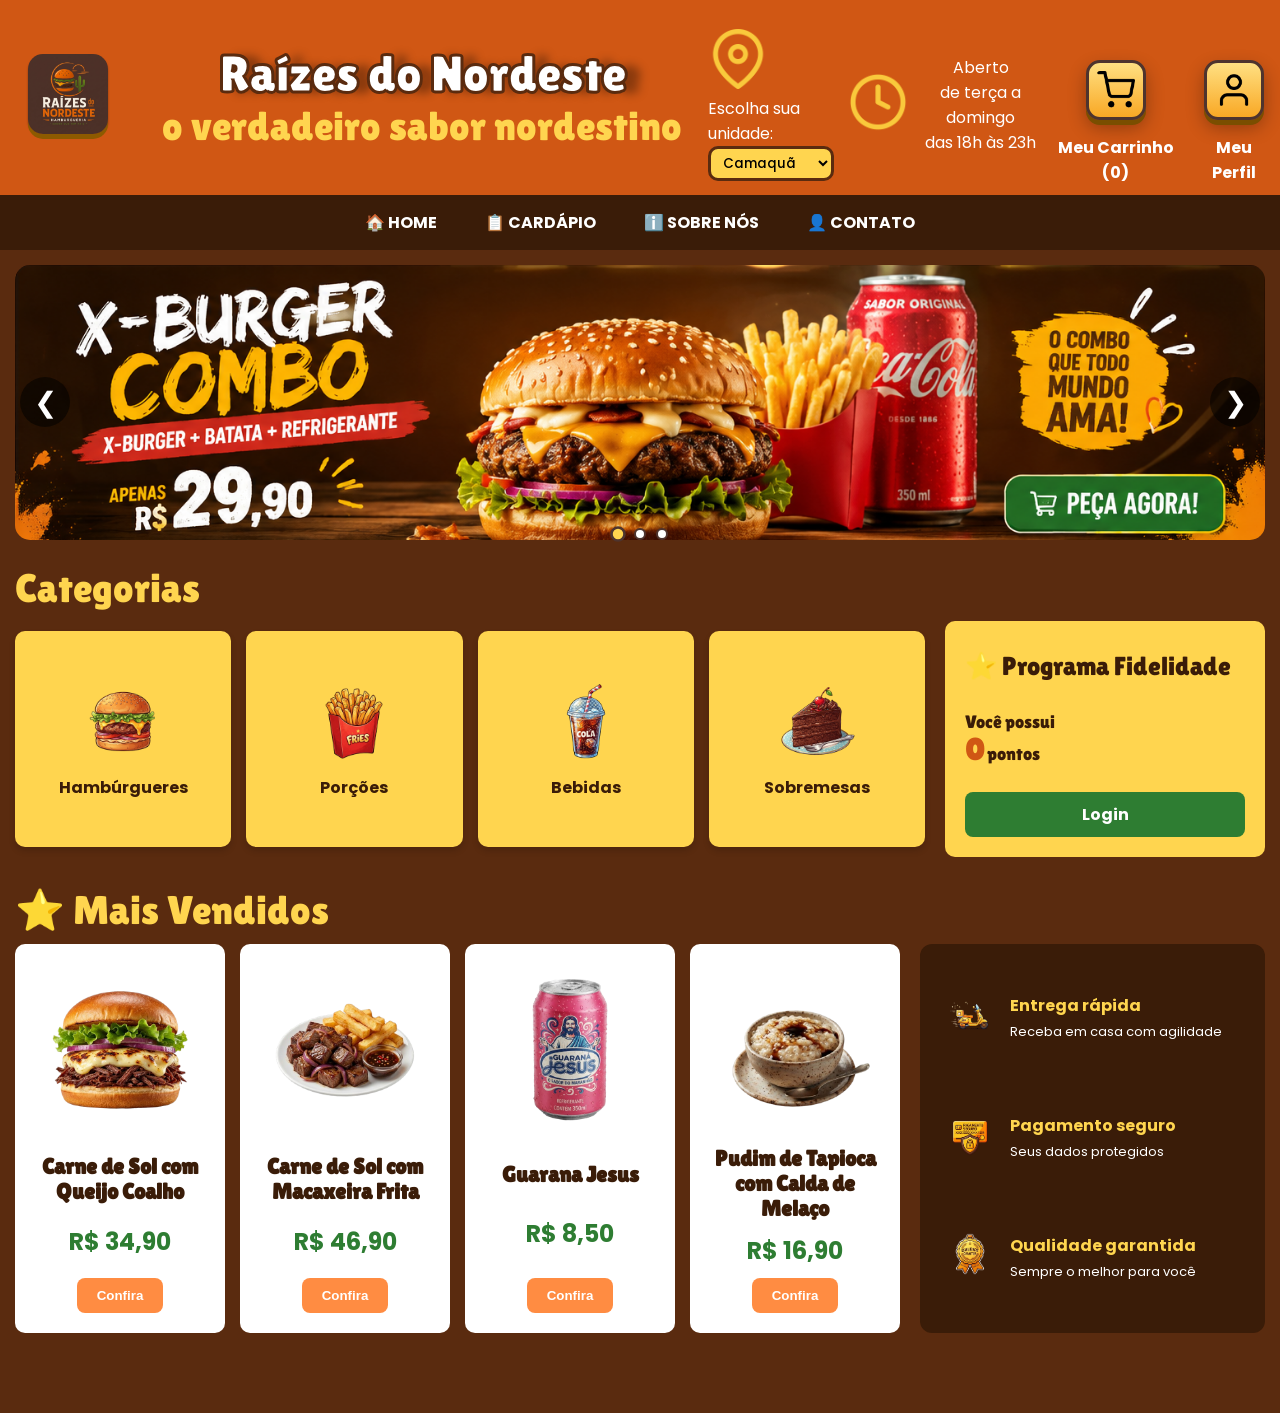
<file: index.html>
<!DOCTYPE html>
<html lang="pt-BR">

<head>
    <meta charset="UTF-8">
    <meta name="viewport" content="width=device-width, initial-scale=1.0">
    <title>Raízes do Nordeste</title>

    <link rel="icon" type="image/svg+xml" href="./imagens/site/icone.png">


    <!-- CSS -->
    <link rel="stylesheet" href="style.css">
    <link rel="stylesheet" href="style_global.css">

    <!-- Fonte -->
    <link rel="preconnect" href="https://fonts.googleapis.com">
    <link rel="preconnect" href="https://fonts.gstatic.com" crossorigin>
    <link href="https://fonts.googleapis.com/css2?family=Lilita+One&family=Poppins:wght@300;400;500;600&display=swap" rel="stylesheet">
</head>

<body>

    <header class="cabecalho_site">
        <div class="logo">
            <a class="img" href="index.html">
                <img src="./imagens/site/logo.png" alt="Voltar para a página inicial">
            </a>
        </div>

        <div class="caixa_titulo">
            <div class="titulo">
                <h1>Raízes do Nordeste</h1>
                <h2>o verdadeiro sabor nordestino</h2>
            </div>
        </div>
        
        <div class="complemento_titulo">
            <div class="localizacao">
                <a href="carrinho.html">
                    <img src="./imagens/site/local (2).png" alt="Escolher unidade">
                </a>
                <p>Escolha sua unidade:</p>
        
                <select>
                    <option>Camaquã</option>
                    <option>Porto Alegre</option>
                    <option>Pelotas</option>
                </select>
            </div>
        
        
            <div class="atendimento">
                <div class="horario">
                    <a href="carrinho.html">
                        <img src="./imagens/site/horario (2).png" alt="Horário de atendimento">
                    </a>
                    <p>Aberto<br>de terça a domingo<br>das 18h às 23h</p>
                </div>
            </div>


            <div class="carrinho_usuario">
                <div class="itens">
                    <a href="carrinho.html">
                        <img src="./imagens/site/carrinho.png" alt="Carrinho de Compras">
                    </a>
                    <p>Meu Carrinho</p>
                </div>

                <div class="itens">
                    <a href="login_cadastro.html">
                        <img src="./imagens/site/usuario.png" alt="Perfil do Usuário">
                    </a>
                    <p>Meu Perfil</p>
                </div>
            </div>
         </div>
    </header>

    <!-- Navegação Principal -->
    <nav id="nav-principal">
        <div class="menu-lista">
            <a href="index.html">🏠 HOME</a>
            <a href="cardapio.html">📋 CARDÁPIO</a>
            <a href="sobre.html">ℹ️ SOBRE NÓS</a>
            <a href="contato.html">👤 CONTATO</a>
        </div>
    </nav>

    <section class="carrossel">
        <div class="slides">
            <div class="slide ativo">
                <img src="./imagens/site/banner_1.1png.png" alt="Promoção X-Burger">
            </div>

            <div class="slide">
                <img src="./imagens/site/banner_2.2.png" alt="Promoção Bacon Burger">
            </div>

            <div class="slide">
                <img src="./imagens/site/banner_3.3.png" alt="Promoção Chicken Burger">
            </div>
        </div>

        <button class="seta anterior" onclick="mudarSlide(-1)">❮</button>
        <button class="seta proximo" onclick="mudarSlide(1)">❯</button>

        <div class="indicadores">
            <span class="ponto ativo" onclick="irParaSlide(0)"></span>
            <span class="ponto" onclick="irParaSlide(1)"></span>
            <span class="ponto" onclick="irParaSlide(2)"></span>
        </div>
    </section>

    <section class="categorias">
        <h2>Categorias</h2>

        <div class="area-categorias">
            <div class="lista-categorias">
                <div onclick="location.href='cardapio.html#hamburgueres'">
                    <img src="./imagens/site/cate_hamburguer.png" alt="Hambúrgueres">
                    <span>Hambúrgueres</span>
                </div>

                <div onclick="location.href='cardapio.html#porcoes'">
                    <img src="./imagens/site/cate_porcao.png" alt="Porções">
                    <span>Porções</span>
                </div>

                <div onclick="location.href='cardapio.html#bebidas'">
                    <img src="./imagens/site/cate_bebida.png" alt="Bebidas">
                    <span>Bebidas</span>
                </div>

                <div onclick="location.href='cardapio.html#sobremesas'">
                    <img src="./imagens/site/cate_sobre.png" alt="Sobremesas">
                    <span>Sobremesas</span>
                </div>

            </div>

            <div class="fidelidade">
                <h2>⭐ Programa Fidelidade</h2>
                <p>Você possui <br><strong>0</strong> pontos</p>
                <button onclick="location.href='login_cadastro.html'">Login</button>
            </div>
        </div>
    </section>

    <section class="caixa_mais_vendidas">
        <h2>⭐ Mais Vendidos</h2>

        <div class="area_mais_vendidos">
            <div class="produtos">
                <div id="listaProdutos" class="lista-mais-vendidos"></div>
            </div>

            <div class="vantagens">
                <div class="entrega">
                    <div>
                        <img src="./imagens/site/entrega.png" alt="Entrega">
                    </div>
                    <div>
                        <p>Entrega rápida</p>
                        <span>Receba em casa com agilidade</span>
                    </div>                
                </div>

                <div class="pagamento">
                    <div>
                        <img src="./imagens/site/pagamento.png" alt="Pagamento">
                    </div>
                    <div>
                        <p>Pagamento seguro</p>
                        <span>Seus dados protegidos</span>
                    </div>                
                </div>

                <div class="qualidade">
                    <div>
                        <img src="./imagens/site/qualidade.png" alt="Qualidade">
                    </div>
                    <div>
                        <p>Qualidade garantida</p>
                        <span>Sempre o melhor para você</span>
                    </div>
                </div>
            </div>
        </div>
    </section>

    <script src="global.js"></script>

</body>

</html>
</file>
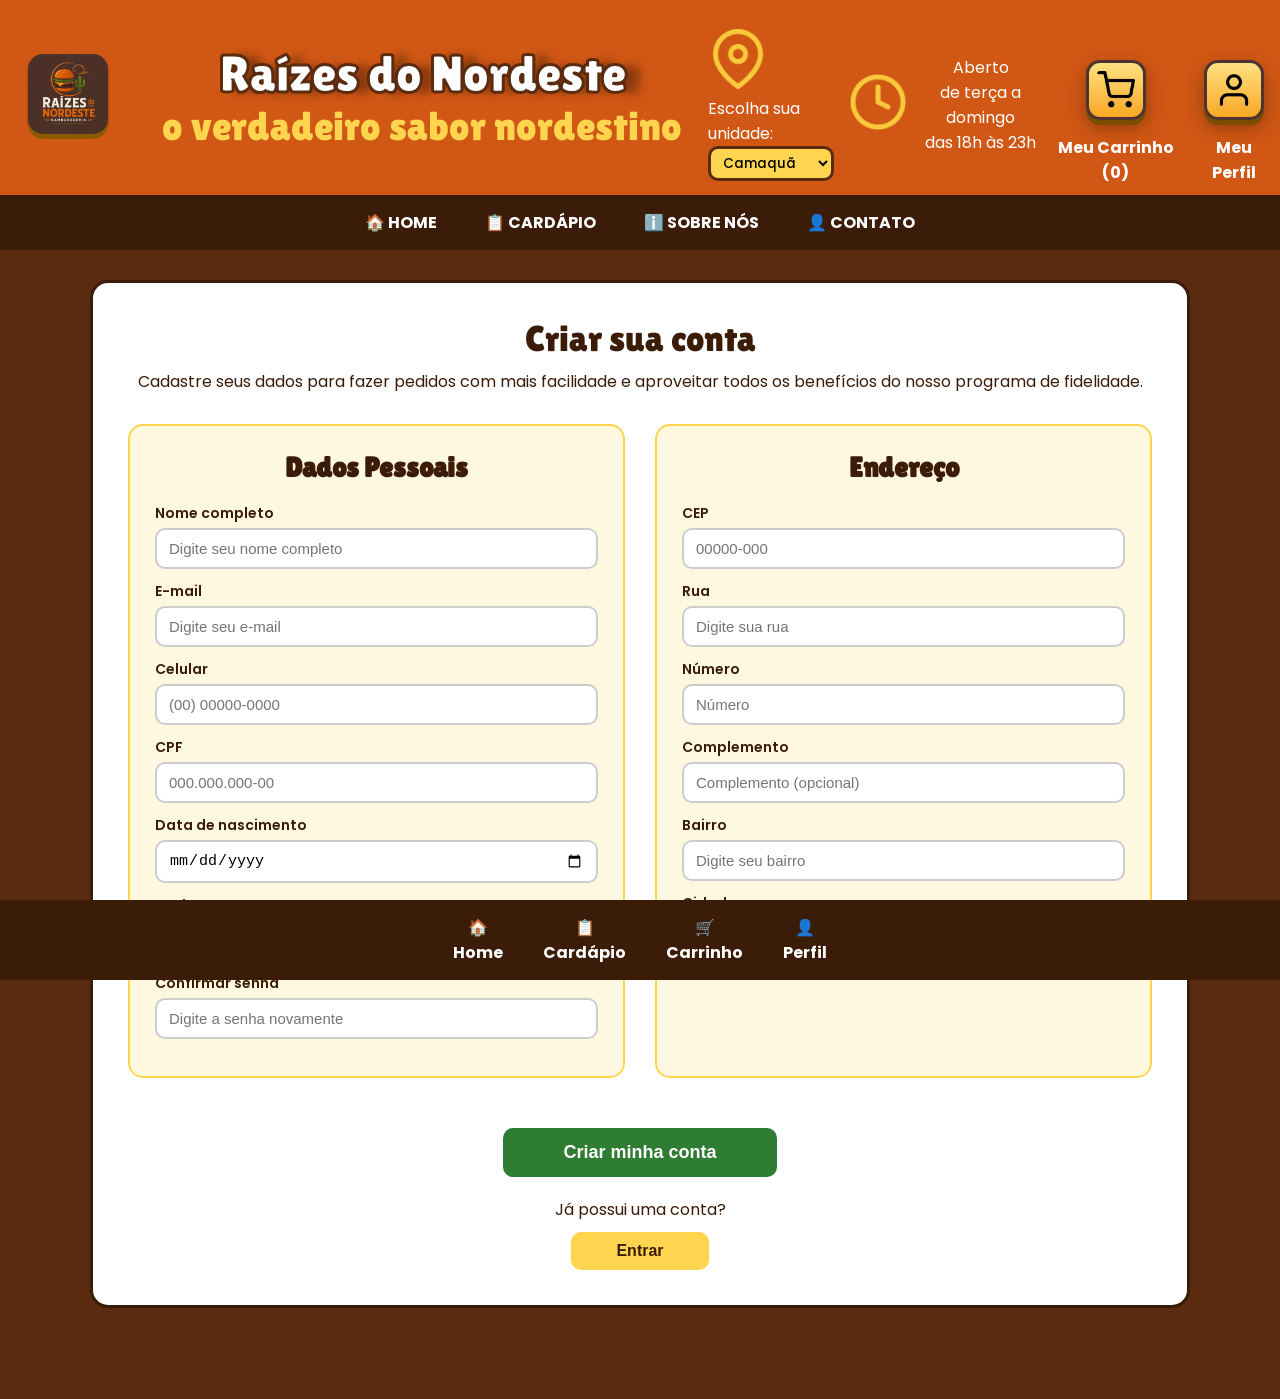
<file: cadastro.html>
<!DOCTYPE html>
<html lang="pt-BR">

<head>
    <meta charset="UTF-8">
    <meta name="viewport" content="width=device-width, initial-scale=1.0">
    <title>Criar Cadastro | Raízes do Nordeste</title>

    <link rel="icon" type="image/svg+xml" href="./imagens/site/icone.png">

    <!-- CSS -->
    <link rel="stylesheet" href="style_cadastro.css">
    <link rel="stylesheet" href="style_global.css">

    <!-- Fontes -->
    <link rel="preconnect" href="https://fonts.googleapis.com">
    <link rel="preconnect" href="https://fonts.gstatic.com" crossorigin>
    <link href="https://fonts.googleapis.com/css2?family=Lilita+One&family=Poppins:wght@300;400;500;600&display=swap" rel="stylesheet">
</head>

<body>

    <header class="cabecalho_site">
        <div class="logo">
            <a class="img" href="index.html">
                <img src="./imagens/site/logo.png" alt="Voltar para a página inicial">
            </a>
        </div>

        <div class="caixa_titulo">
            <div class="titulo">
                <h1>Raízes do Nordeste</h1>
                <h2>o verdadeiro sabor nordestino</h2>
            </div>
        </div>
        
        <div class="complemento_titulo">
            <div class="localizacao">
                <!-- LIXO/DESNECESSÁRIO: A tag <a> envolvendo a imagem com link para "carrinho.html" não tem função lógica para a escolha de unidade -->
                <a href="carrinho.html">
                    <img src="./imagens/site/local (2).png" alt="Escolher unidade">
                </a>
                <p>Escolha sua unidade:</p>
        
                <select>
                    <option>Camaquã</option>
                    <option>Porto Alegre</option>
                    <option>Pelotas</option>
                </select>
            </div>
        
        
            <div class="atendimento">
                <div class="horario">
                    <!-- LIXO/DESNECESSÁRIO: A tag <a> envolvendo a imagem com link para "carrinho.html" não tem utilidade para o horário de atendimento -->
                    <a href="carrinho.html">
                        <img src="./imagens/site/horario (2).png" alt="Horário de atendimento">
                    </a>
                    <p>Aberto<br>de terça a domingo<br>das 18h às 23h</p>
                </div>
            </div>


            <div class="carrinho_usuario">
                <div class="itens">
                    <a href="carrinho.html">
                        <img src="./imagens/site/carrinho.png" alt="Carrinho de Compras">
                    </a>
                    <p>Meu Carrinho</p>
                </div>

                <div class="itens">
                    <a href="login_cadastro.html">
                        <img src="./imagens/site/usuario.png" alt="Perfil do Usuário">
                    </a>
                    <p>Meu Perfil</p>
                </div>
            </div>
         </div>
    </header>

    <!-- Navegação Principal -->
    <nav id="nav-principal">
        <div class="menu-lista">
            <a href="index.html">🏠 HOME</a>
            <a href="cardapio.html">📋 CARDÁPIO</a>
            <a href="sobre.html">ℹ️ SOBRE NÓS</a>
            <a href="contato.html">👤 CONTATO</a>
        </div>
    </nav>

    <!-- CADASTRO -->
    <main>
        <section class="criar_cadastro">
            <h2>Criar sua conta</h2>
            <p class="descricao">
                Cadastre seus dados para fazer pedidos com mais facilidade e aproveitar todos os benefícios do nosso programa de fidelidade.
            </p>

            <form class="formulario_cadastro" action="#" method="POST">
                <!-- DADOS PESSOAIS -->
                <div class="dados_pessoais">
                    <h3>Dados Pessoais</h3>

                    <div class="campo">
                        <label for="nome_usuario_cadastro">Nome completo</label>
                        <input type="text" id="nome_usuario_cadastro" placeholder="Digite seu nome completo" required>
                    </div>

                    <div class="campo">
                        <label for="email_usuario_cadastro">E-mail</label>
                        <input type="email" id="email_usuario_cadastro" placeholder="Digite seu e-mail" required>
                    </div>

                    <div class="campo">
                        <label for="celular_usuario_cadastro">Celular</label>
                        <input type="tel" id="celular_usuario_cadastro" placeholder="(00) 00000-0000" required>
                    </div>

                    <div class="campo">
                        <label for="cpf_usuario_cadastro">CPF</label>
                        <input type="text" id="cpf_usuario_cadastro" placeholder="000.000.000-00" required>
                    </div>

                    <div class="campo">
                        <label for="data_usuario_cadastro">Data de nascimento</label>
                        <input type="date" id="data_usuario_cadastro" required>
                    </div>

                    <div class="campo">
                        <label for="senha_usuario_cadastro">Senha</label>
                        <input type="password" id="senha_usuario_cadastro" placeholder="Digite sua senha" required>
                    </div>

                    <div class="campo">
                        <label for="confirma_senha_usuario">Confirmar senha</label>
                        <input type="password" id="confirma_senha_usuario" placeholder="Digite a senha novamente" required>
                    </div>
                </div>

                <!-- ENDEREÇO -->
                <div class="dados_endereco">
                    <h3>Endereço</h3>

                    <div class="campo">
                        <label for="cep_usuario_cadastro">CEP</label>
                        <input type="text" id="cep_usuario_cadastro" placeholder="00000-000" required>
                    </div>

                    <div class="campo">
                        <label for="rua_usuario_cadastro">Rua</label>
                        <input type="text" id="rua_usuario_cadastro" placeholder="Digite sua rua" required>
                    </div>

                    <div class="campo">
                        <label for="numero_usuario_cadastro">Número</label>
                        <input type="text" id="numero_usuario_cadastro" placeholder="Número" required>
                    </div>

                    <div class="campo">
                        <label for="comp_usuario_cadastro">Complemento</label>
                        <input type="text" id="comp_usuario_cadastro" placeholder="Complemento (opcional)">
                    </div>

                    <div class="campo">
                        <label for="bairro_usuario_cadastro">Bairro</label>
                        <input type="text" id="bairro_usuario_cadastro" placeholder="Digite seu bairro" required>
                    </div>

                    <div class="campo">
                        <label for="cidade_usuario_cadastro">Cidade</label>
                        <input type="text" id="cidade_usuario_cadastro" placeholder="Digite sua cidade" required>
                    </div>
                </div>

                <!-- BOTÕES -->
                <div class="acoes_cadastro">
                    <button type="submit" class="btn_cadastrar">Criar minha conta</button>
                    <p>Já possui uma conta?</p>
                    <button type="button" class="btn_login" onclick="location.href='login_cadastro.html'">Entrar</button>
                </div>
            </form>
        </section>
    </main>

    <footer>
        <a href="index.html">🏠<br>Home</a>
        <a href="cardapio.html">📋<br>Cardápio</a>
        <a href="carrinho.html">🛒<br>Carrinho</a>
        <a href="login_cadastro.html">👤<br>Perfil</a>
    </footer>

    <script src="global.js"></script>
    <script src="cadastro.js"></script>

</body>

</html>
</file>
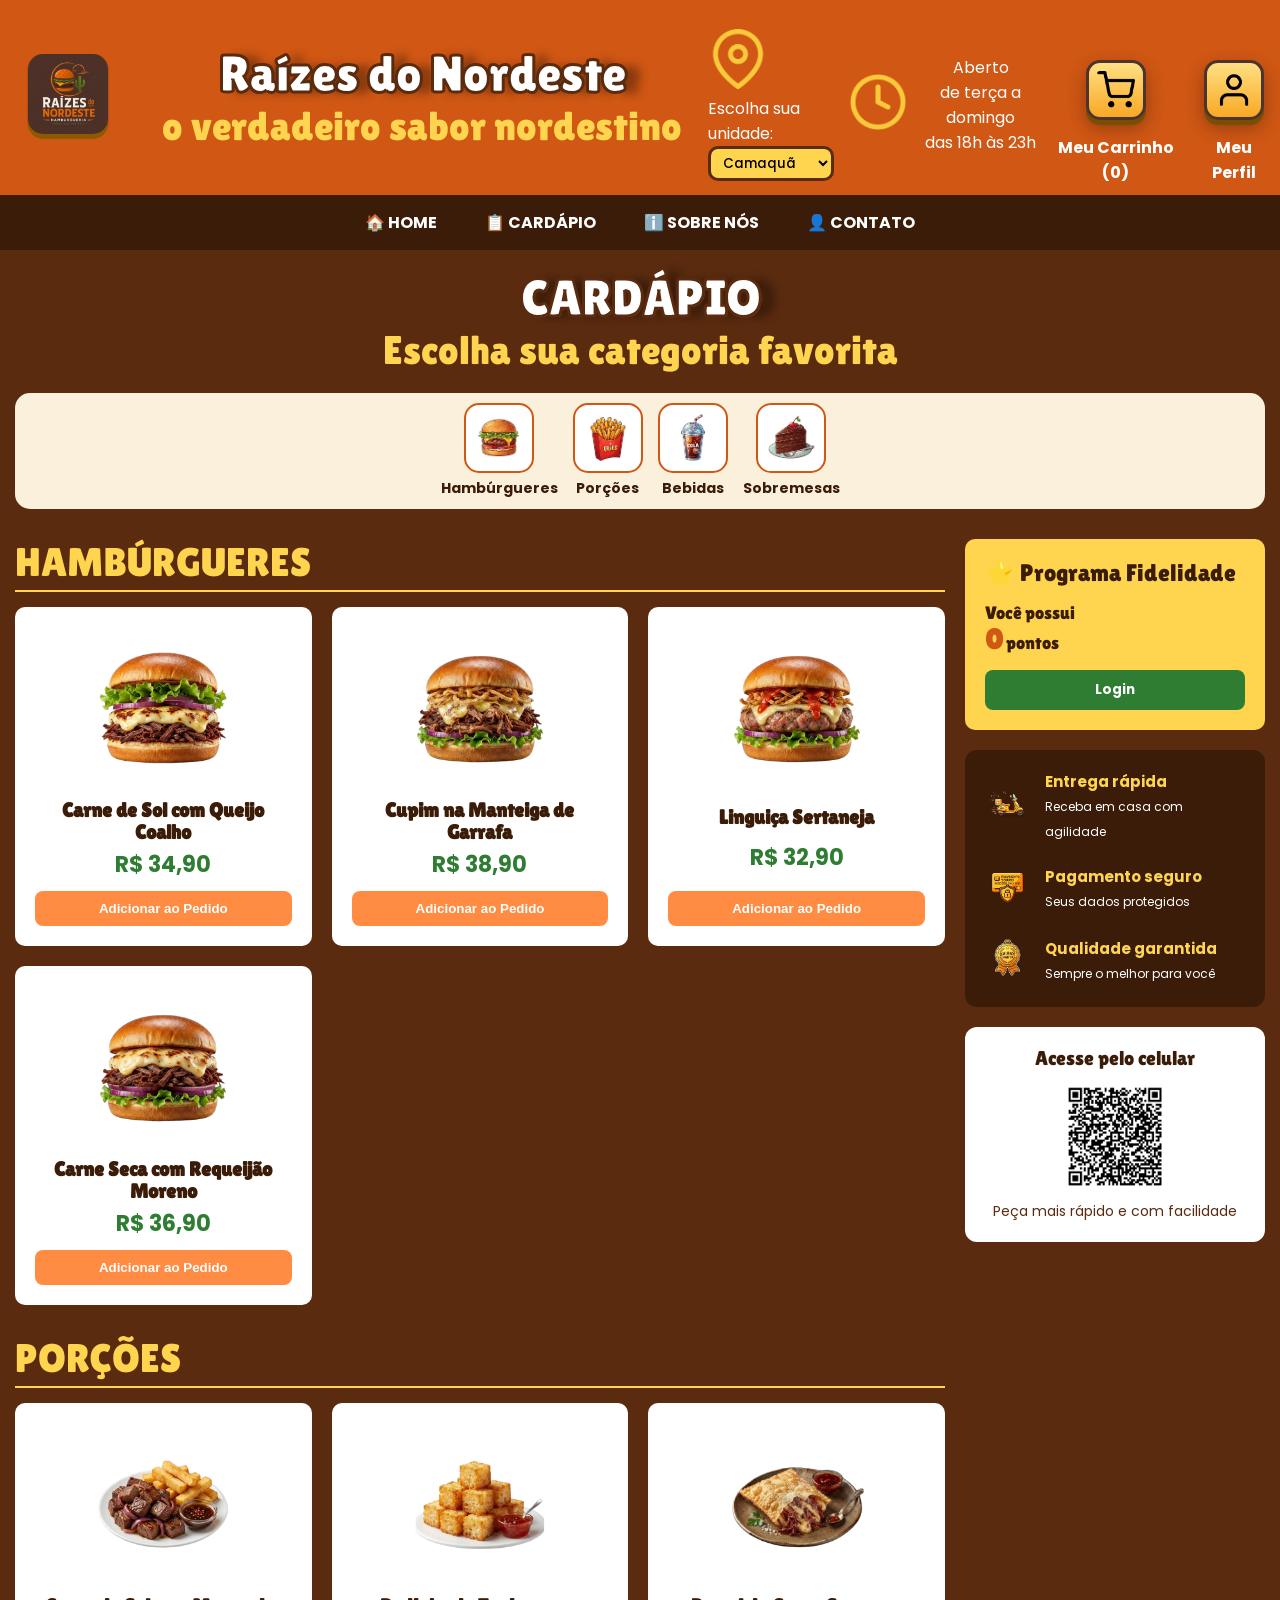
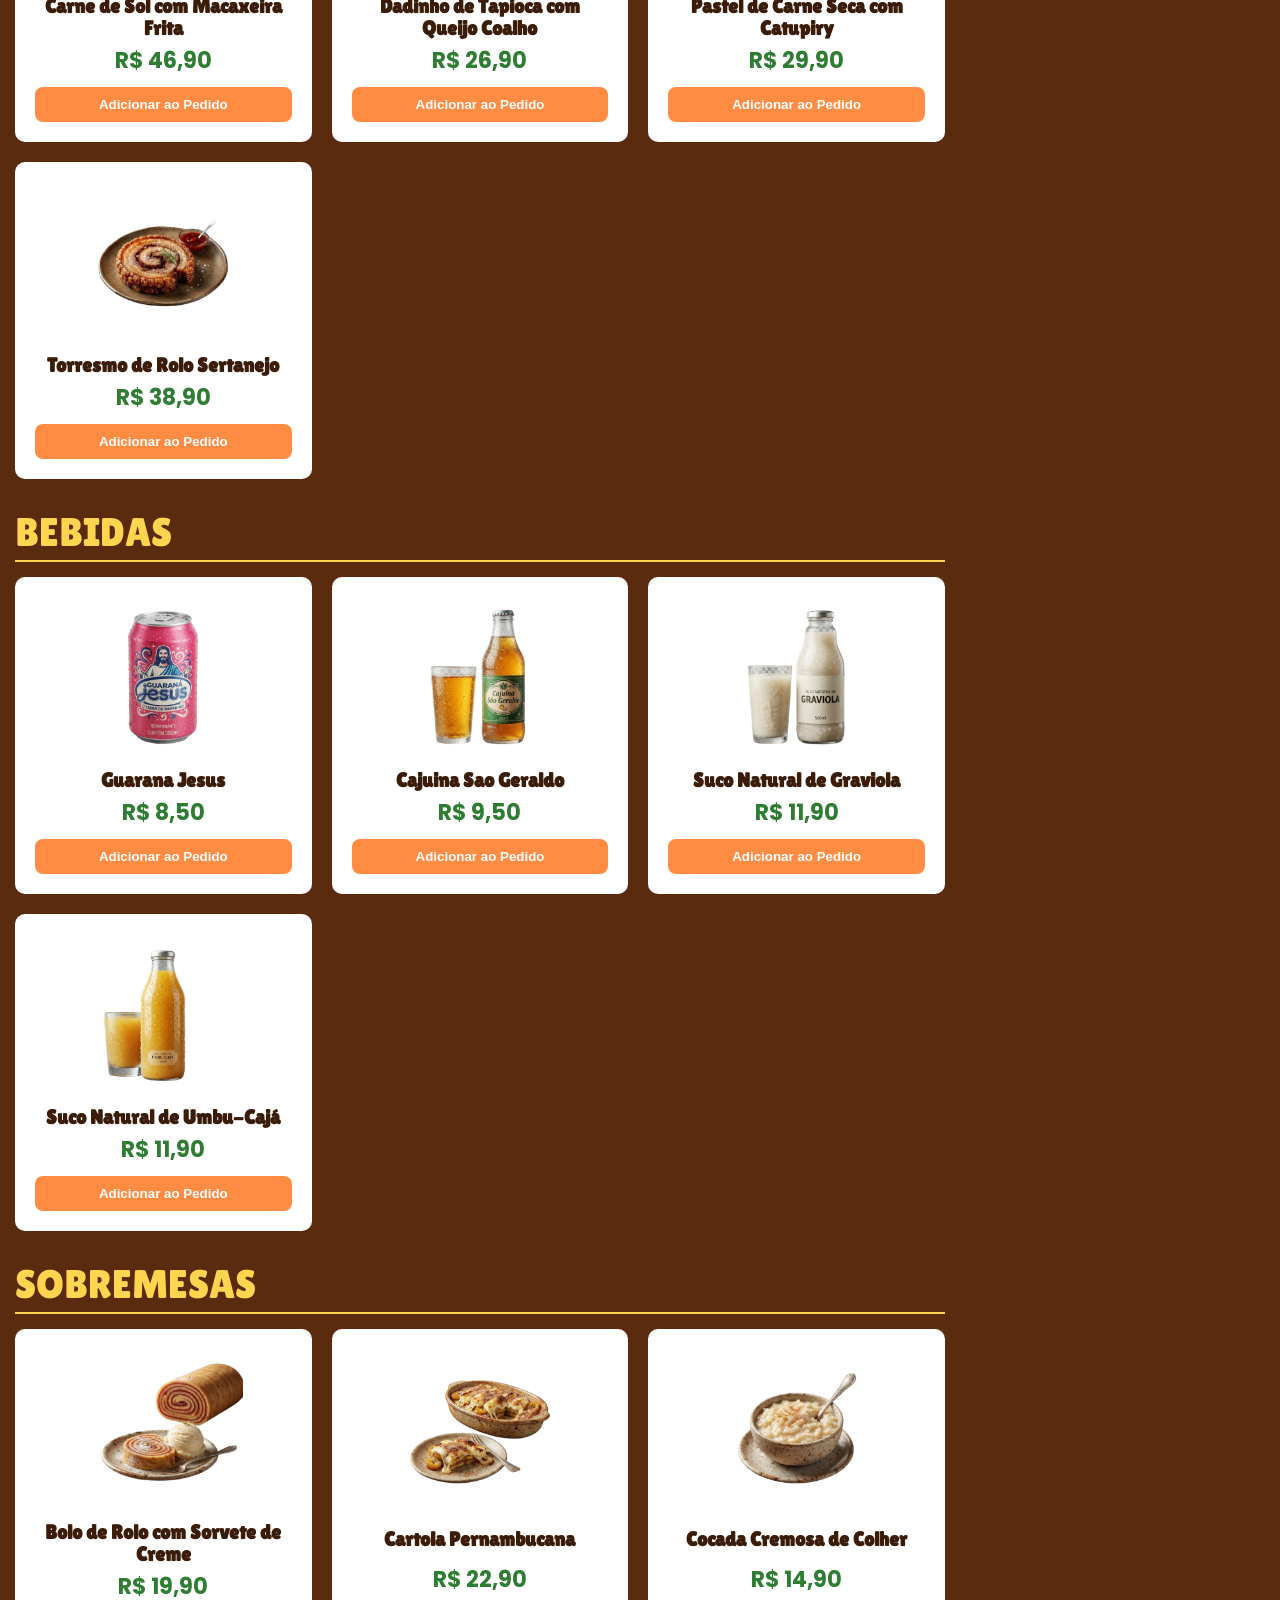
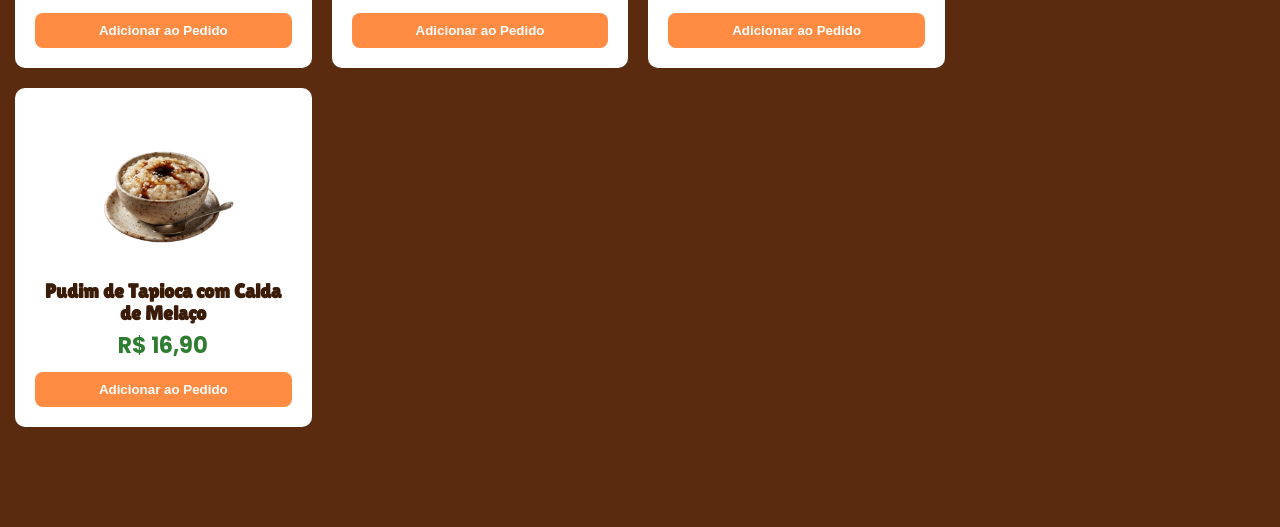
<file: cardapio.html>
<!DOCTYPE html>
<html lang="pt-BR">

<head>
    <meta charset="UTF-8">
    <meta name="viewport" content="width=device-width, initial-scale=1.0">
    <title>Raízes do Nordeste</title>

    <link rel="icon" type="image/svg+xml" href="./imagens/site/icone.png">

    <!-- CSS -->
    
    <link rel="stylesheet" href="style_cardapio.css">
    <link rel="stylesheet" href="style_global.css">

    <!-- Fonte -->
    <link rel="preconnect" href="https://fonts.googleapis.com">
    <link rel="preconnect" href="https://fonts.gstatic.com" crossorigin>
    <link href="https://fonts.googleapis.com/css2?family=Lilita+One&family=Poppins:wght@300;400;500;600&display=swap" rel="stylesheet">
</head>

<body>

    <header class="cabecalho_site">
        <div class="logo">
            <a class="img" href="index.html">
                <img src="./imagens/site/logo.png" alt="Voltar para a página inicial">
            </a>
        </div>

        <div class="caixa_titulo">
            <div class="titulo">
                <h1>Raízes do Nordeste</h1>
                <h2>o verdadeiro sabor nordestino</h2>
            </div>
        </div>
        
        <div class="complemento_titulo">
            <div class="localizacao">
                <a href="carrinho.html">
                    <img src="./imagens/site/local (2).png" alt="Escolher unidade">
                </a>
                <p>Escolha sua unidade:</p>
        
                <select>
                    <option>Camaquã</option>
                    <option>Porto Alegre</option>
                    <option>Pelotas</option>
                </select>
            </div>
        
        
            <div class="atendimento">
                <div class="horario">
                    <a href="carrinho.html">
                        <img src="./imagens/site/horario (2).png" alt="Horário de atendimento">
                    </a>
                    <p>Aberto<br>de terça a domingo<br>das 18h às 23h</p>
                </div>
            </div>


            <div class="carrinho_usuario">
                <div class="itens">
                    <a href="carrinho.html">
                        <img src="./imagens/site/carrinho.png" alt="Carrinho de Compras">
                    </a>
                    <p>Meu Carrinho</p>
                </div>

                <div class="itens">
                    <a href="login_cadastro.html">
                        <img src="./imagens/site/usuario.png" alt="Perfil do Usuário">
                    </a>
                    <p>Meu Perfil</p>
                </div>
            </div>
         </div>
    </header>

    <!-- Navegação Principal -->
    <nav id="nav-principal">
        <div class="menu-lista">
            <a href="index.html">🏠 HOME</a>
            <a href="cardapio.html">📋 CARDÁPIO</a>
            <a href="sobre.html">ℹ️ SOBRE NÓS</a>
            <a href="contato.html">👤 CONTATO</a>
        </div>
    </nav>

    <section class="txt_cardapio">
        <h1>CARDÁPIO</h1>
        <h2>Escolha sua categoria favorita</h2>
    </section>

    <section class="escolha_categoria">
        <div class="lista_categorias_cardapio">
            <div onclick="location.href='cardapio.html#hamburgueres'">
                <div class="img">
                    <img src="./imagens/site/cate_hamburguer.png" alt="Hambúrgueres">
                </div>
                <span>Hambúrgueres</span>
            </div>

            <div onclick="location.href='cardapio.html#porcoes'">
                <div>
                    <img src="./imagens/site/cate_porcao.png" alt="Porções">
                </div>
                <span>Porções</span>
            </div>

            <div onclick="location.href='cardapio.html#bebidas'">
                <div>
                    <img src="./imagens/site/cate_bebida.png" alt="Bebidas">
                </div>
                <span>Bebidas</span>
            </div>

            <div onclick="location.href='cardapio.html#sobremesas'">
                <div>
                    <img src="./imagens/site/cate_sobre.png" alt="Sobremesas">
                </div>
                <span>Sobremesas</span>
            </div>
        </div>
    </section>

    <div class="layout_cardapio">
        <!-- LADO ESQUERDO -->
        <div class="conteudo_cardapio">
            <section id="hamburgueres" class="categoria">
                <h2>HAMBÚRGUERES</h2>
                <div id="lista_hamburgueres" class="lista-produtos"></div>
            </section>

            <section id="porcoes" class="categoria">
                <h2>PORÇÕES</h2>
                <div id="lista_porcoes" class="lista-produtos"></div>
            </section>

            <section id="bebidas" class="categoria">
                <h2>BEBIDAS</h2>
                <div id="lista_bebidas" class="lista-produtos"></div>
            </section>

            <section id="sobremesas" class="categoria">
                <h2>SOBREMESAS</h2>
                <div id="lista_sobremesas" class="lista-produtos"></div>
            </section>
        </div>

        <!-- LADO DIREITO -->
        <aside class="lateral_cardapio">
            <div class="fidelidade_cardapio">
                <h2>⭐ Programa Fidelidade</h2>
                <p>Você possui <br><strong>0</strong> pontos</p>
                <button onclick="location.href='login_cadastro.html'">Login</button>
            </div>

            <div class="vantagens">
                <div class="entrega">
                    <div>
                        <img src="./imagens/site/entrega.png" alt="Entrega">
                    </div>
                    <div>
                        <p>Entrega rápida</p>
                        <span>Receba em casa com agilidade</span>
                    </div>                
                </div>

                <div class="pagamento">
                    <div>
                        <img src="./imagens/site/pagamento.png" alt="Pagamento">
                    </div>
                    <div>
                        <p>Pagamento seguro</p>
                        <span>Seus dados protegidos</span>
                    </div>                
                </div>

                <div class="qualidade">
                    <div>
                        <img src="./imagens/site/qualidade.png" alt="Qualidade">
                    </div>
                    <div>
                        <p>Qualidade garantida</p>
                        <span>Sempre o melhor para você</span>
                    </div>
                </div>
            </div>

            <div class="nosso_app">
                <h2>Acesse pelo celular</h2>
                <img src="./imagens/site/QRRCode_site.png" alt="QR Code App">
                <p>Peça mais rápido e com facilidade</p>
            </div>
        </aside>
    </div>

    <script src="global.js"></script>
    <script src="cardapio.js"></script>
    
</body>
</html>
</file>
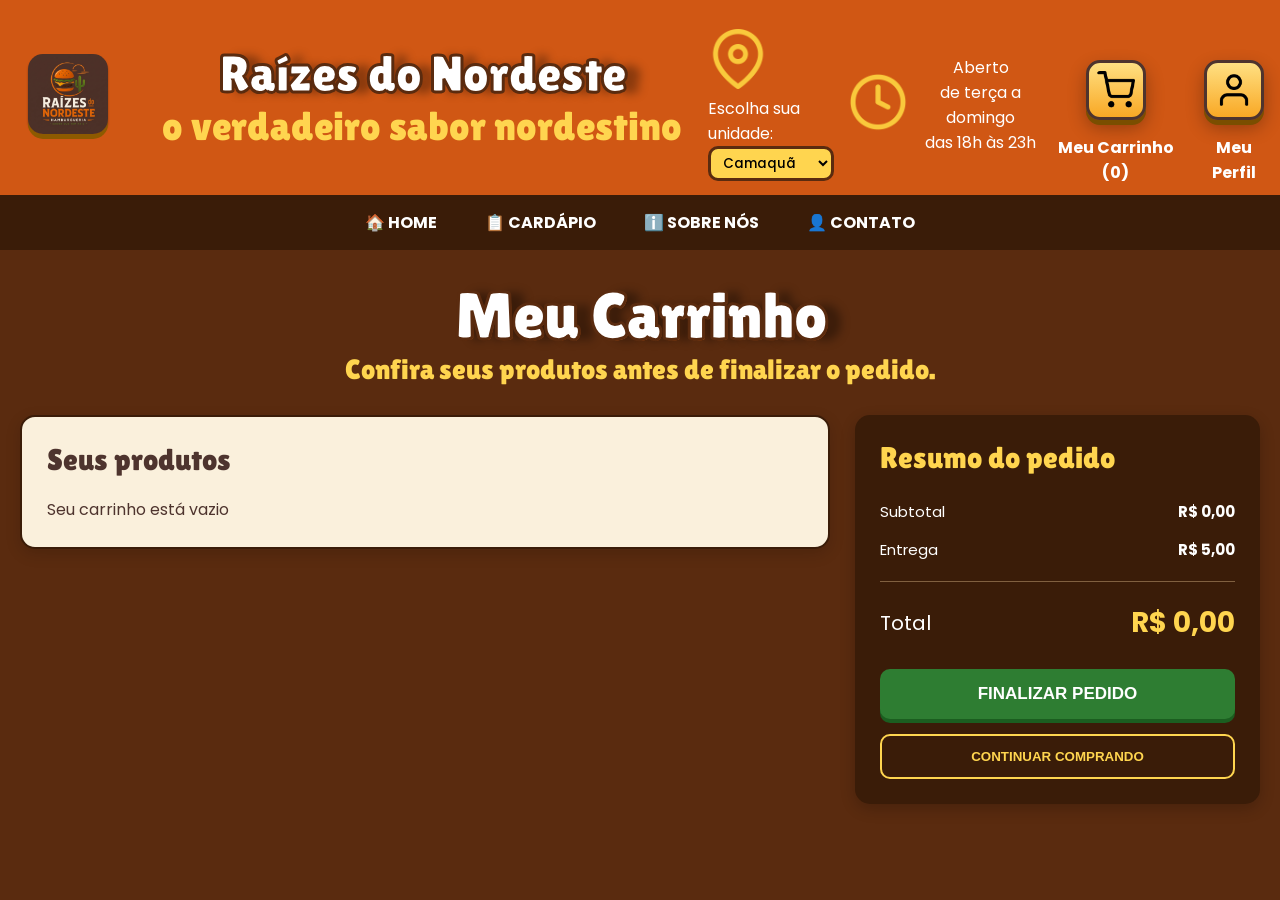
<file: carrinho.html>
<!DOCTYPE html>
<html lang="pt-BR">

<head>
    <meta charset="UTF-8">
    <meta name="viewport" content="width=device-width, initial-scale=1.0">
    <title>Carrinho | Raízes do Nordeste</title>

    <link rel="icon" type="image/svg+xml" href="./imagens/site/icone.png">

    <!-- CSS -->
    <link rel="stylesheet" href="style_carrinho.css">
    <link rel="stylesheet" href="style_global.css">

    <!-- Fontes -->
    <link rel="preconnect" href="https://fonts.googleapis.com">
    <link rel="preconnect" href="https://fonts.gstatic.com" crossorigin>
    <link href="https://fonts.googleapis.com/css2?family=Lilita+One&family=Poppins:wght@300;400;500;600&display=swap" rel="stylesheet">
</head>

<body>

    <header class="cabecalho_site">
        <div class="logo">
            <a class="img" href="index.html">
                <img src="./imagens/site/logo.png" alt="Voltar para a página inicial">
            </a>
        </div>

        <div class="caixa_titulo">
            <div class="titulo">
                <h1>Raízes do Nordeste</h1>
                <h2>o verdadeiro sabor nordestino</h2>
            </div>
        </div>
        
        <div class="complemento_titulo">
            <div class="localizacao">
                <a href="carrinho.html">
                    <img src="./imagens/site/local (2).png" alt="Escolher unidade">
                </a>
                <p>Escolha sua unidade:</p>
        
                <select>
                    <option>Camaquã</option>
                    <option>Porto Alegre</option>
                    <option>Pelotas</option>
                </select>
            </div>
        
        
            <div class="atendimento">
                <div class="horario">
                    <a href="carrinho.html">
                        <img src="./imagens/site/horario (2).png" alt="Horário de atendimento">
                    </a>
                    <p>Aberto<br>de terça a domingo<br>das 18h às 23h</p>
                </div>
            </div>


            <div class="carrinho_usuario">
                <div class="itens">
                    <a href="carrinho.html">
                        <img src="./imagens/site/carrinho.png" alt="Carrinho de Compras">
                    </a>
                    <p>Meu Carrinho</p>
                </div>

                <div class="itens">
                    <a href="login_cadastro.html">
                        <img src="./imagens/site/usuario.png" alt="Perfil do Usuário">
                    </a>
                    <p>Meu Perfil</p>
                </div>
            </div>
         </div>
    </header>

    <!-- Navegação Principal -->
    <nav id="nav-principal">
        <div class="menu-lista">
            <a href="index.html">🏠 HOME</a>
            <a href="cardapio.html">📋 CARDÁPIO</a>
            <a href="sobre.html">ℹ️ SOBRE NÓS</a>
            <a href="contato.html">👤 CONTATO</a>
        </div>
    </nav>

    <!-- CARRINHO -->
    <main class="pagina_carrinho">

        <div class="titulo_carrinho">
            <h1>Meu Carrinho</h1>
            <h2>Confira seus produtos antes de finalizar o pedido.</h2>
        </div>

        <div class="area_carrinho">

            <!-- PRODUTOS RENDERIZADOS PELO JAVASCRIPT -->
            <section class="produtos_carrinho" id="lista_carrinho">
                <h2>Seus produtos</h2>
            </section>

            <!-- RESUMO -->
            <aside class="resumo_pedido">
                <h2>Resumo do pedido</h2>

                <div class="linha_resumo">
                    <span>Subtotal</span>
                    <strong id="subtotal_valor">R$ 0,00</strong>
                </div>

                <div class="linha_resumo">
                    <span>Entrega</span>
                    <strong id="taxa_entrega">R$ 5,00</strong>
                </div>

                <hr>

                <div class="total">
                    <span>Total</span>
                    <strong id="valor_total">R$ 0,00</strong>
                </div>

                <button class="btn_finalizar" onclick="location.href='pedido.html'">
                    FINALIZAR PEDIDO
                </button>

                <button class="btn_continuar" onclick="location.href='cardapio.html'">
                    CONTINUAR COMPRANDO
                </button>
            </aside>

        </div>

    </main>

    <!-- SCRIPTS -->
    <script src="global.js"></script>
    <script src="carrinho.js"></script>

</body>

</html>
</file>
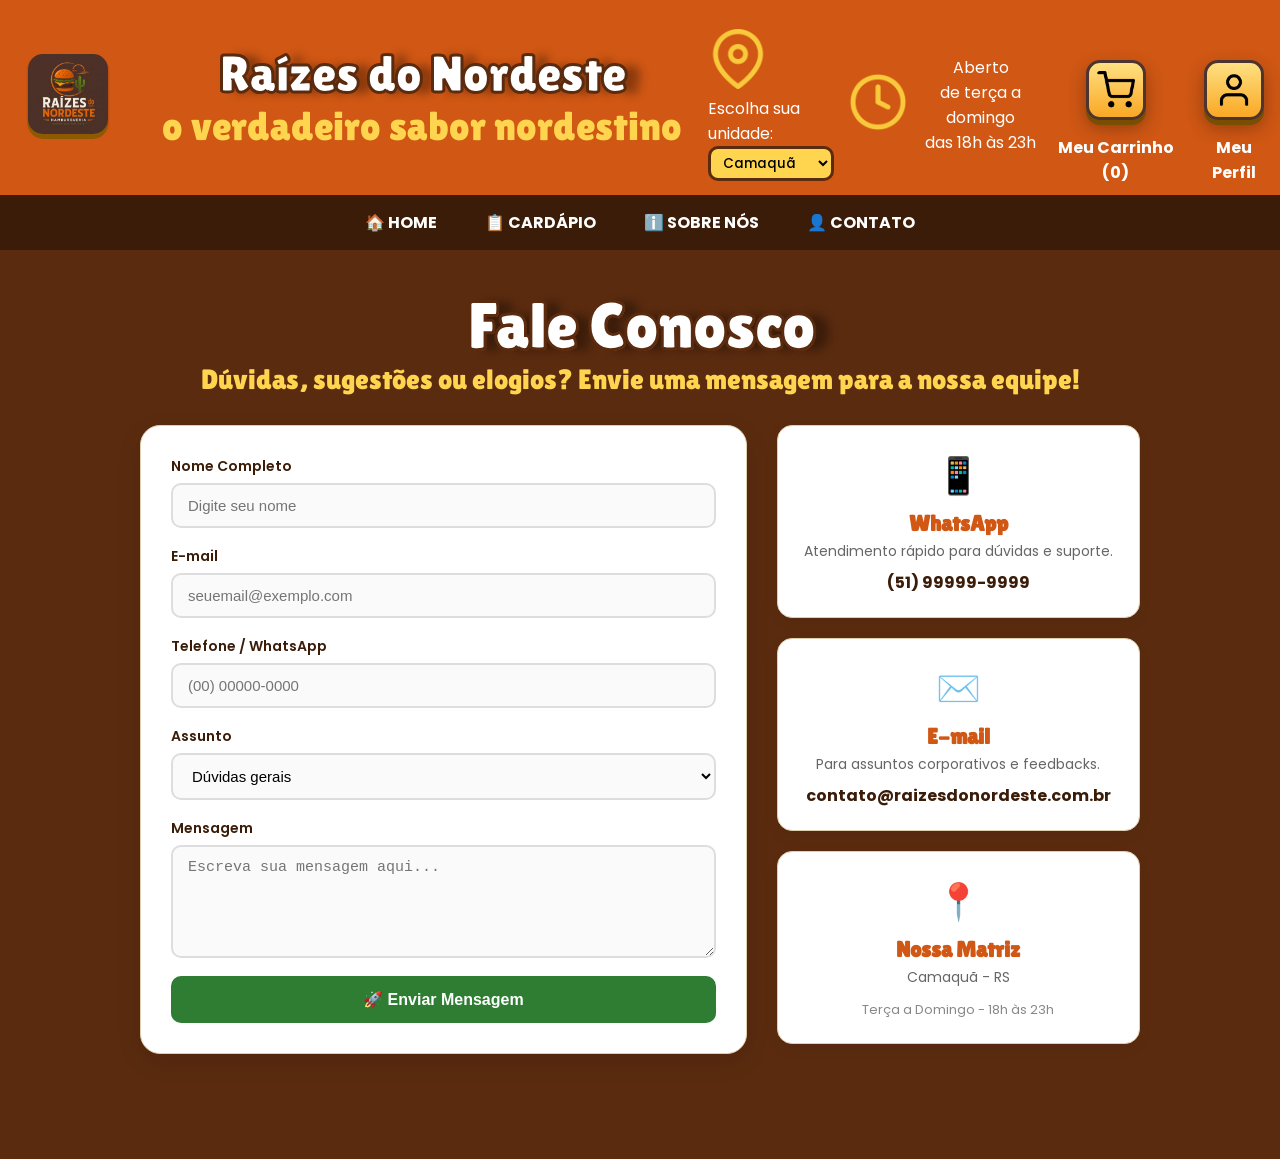
<file: contato.html>
<!DOCTYPE html>
<html lang="pt-BR">

<head>
    <meta charset="UTF-8">
    <meta name="viewport" content="width=device-width, initial-scale=1.0">
    <title>Contato | Raízes do Nordeste</title>

    <link rel="icon" type="image/svg+xml" href="./imagens/site/icone.png">

    <!-- CSS -->
    <link rel="stylesheet" href="style_contato.css">
    <link rel="stylesheet" href="style_global.css">

    <!-- Fonte -->
    <link rel="preconnect" href="https://fonts.googleapis.com">
    <link rel="preconnect" href="https://fonts.gstatic.com" crossorigin>
    <link href="https://fonts.googleapis.com/css2?family=Lilita+One&family=Poppins:wght@300;400;500;600&display=swap" rel="stylesheet">
</head>

<body>

    <header class="cabecalho_site">
        <div class="logo">
            <a class="img" href="index.html">
                <img src="./imagens/site/logo.png" alt="Voltar para a página inicial">
            </a>
        </div>

        <div class="caixa_titulo">
            <div class="titulo">
                <h1>Raízes do Nordeste</h1>
                <h2>o verdadeiro sabor nordestino</h2>
            </div>
        </div>
        
        <div class="complemento_titulo">
            <div class="localizacao">
                <a href="carrinho.html">
                    <img src="./imagens/site/local (2).png" alt="Escolher unidade">
                </a>
                <p>Escolha sua unidade:</p>
        
                <select>
                    <option>Camaquã</option>
                    <option>Porto Alegre</option>
                    <option>Pelotas</option>
                </select>
            </div>
        
        
            <div class="atendimento">
                <div class="horario">
                    <a href="carrinho.html">
                        <img src="./imagens/site/horario (2).png" alt="Horário de atendimento">
                    </a>
                    <p>Aberto<br>de terça a domingo<br>das 18h às 23h</p>
                </div>
            </div>


            <div class="carrinho_usuario">
                <div class="itens">
                    <a href="carrinho.html">
                        <img src="./imagens/site/carrinho.png" alt="Carrinho de Compras">
                    </a>
                    <p>Meu Carrinho</p>
                </div>

                <div class="itens">
                    <a href="login_cadastro.html">
                        <img src="./imagens/site/usuario.png" alt="Perfil do Usuário">
                    </a>
                    <p>Meu Perfil</p>
                </div>
            </div>
         </div>
    </header>

    <!-- Navegação Principal -->
    <nav id="nav-principal">
        <div class="menu-lista">
            <a href="index.html">🏠 HOME</a>
            <a href="cardapio.html">📋 CARDÁPIO</a>
            <a href="sobre.html">ℹ️ SOBRE NÓS</a>
            <a href="contato.html">👤 CONTATO</a>
        </div>
    </nav>

    <!-- ================= CONTEÚDO PRINCIPAL ================= -->
    <main class="container_contato">

        <div class="titulo_pagina">
            <h1>Fale Conosco</h1>
            <h2>Dúvidas, sugestões ou elogios? Envie uma mensagem para a nossa equipe!</h2>
        </div>

        <div class="conteudo_flex">

            <!-- Formulário -->
            <form class="formulario_contato">
                <div class="campo">
                    <label for="nome">Nome Completo</label>
                    <input type="text" id="nome" name="nome" placeholder="Digite seu nome" required>
                </div>

                <div class="campo">
                    <label for="email">E-mail</label>
                    <input type="email" id="email" name="email" placeholder="seuemail@exemplo.com" required>
                </div>

                <div class="campo">
                    <label for="telefone">Telefone / WhatsApp</label>
                    <input type="tel" id="telefone" name="telefone" placeholder="(00) 00000-0000">
                </div>

                <div class="campo">
                    <label for="assunto">Assunto</label>
                    <select id="assunto" name="assunto">
                        <option value="duvida">Dúvidas gerais</option>
                        <option value="pedido">Suporte a pedidos</option>
                        <option value="sugestao">Sugestões ou elogios</option>
                        <option value="parceria">Parcerias / Eventos</option>
                    </select>
                </div>

                <div class="campo">
                    <label for="mensagem">Mensagem</label>
                    <textarea id="mensagem" name="mensagem" rows="5" placeholder="Escreva sua mensagem aqui..." required></textarea>
                </div>

                <button type="submit" class="botao_enviar">🚀 Enviar Mensagem</button>
            </form>

            <!-- Cards com Canais Rápidos -->
            <div class="canais_atendimento">

                <div class="card_canal">
                    <div class="icone">📱</div>
                    <h3>WhatsApp</h3>
                    <p>Atendimento rápido para dúvidas e suporte.</p>
                    <strong>(51) 99999-9999</strong>
                </div>

                <div class="card_canal">
                    <div class="icone">✉️</div>
                    <h3>E-mail</h3>
                    <p>Para assuntos corporativos e feedbacks.</p>
                    <strong>contato@raizesdonordeste.com.br</strong>
                </div>

                <div class="card_canal">
                    <div class="icone">📍</div>
                    <h3>Nossa Matriz</h3>
                    <p>Camaquã - RS</p>
                    <span>Terça a Domingo - 18h às 23h</span>
                </div>

            </div>

        </div>

    </main>

    <script src="global.js"></script>

</body>

</html>
</file>
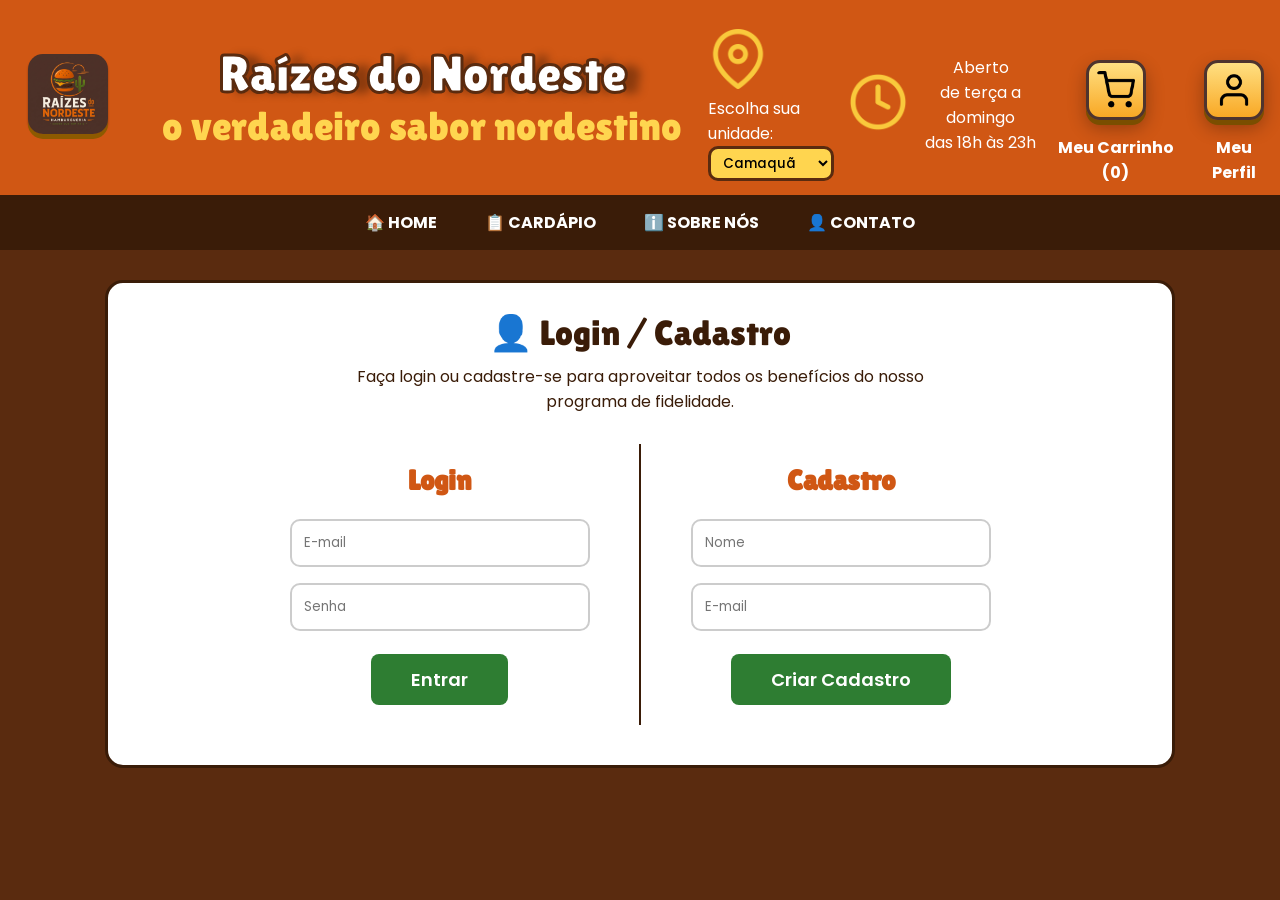
<file: login_cadastro.html>
<!DOCTYPE html>
<html lang="pt-BR">

<head>
    <meta charset="UTF-8">
    <meta name="viewport" content="width=device-width, initial-scale=1.0">
    <title>Login / Cadastro | Raízes do Nordeste</title>

    <link rel="icon" type="image/svg+xml" href="./imagens/site/icone.png">

    <!-- CSS -->
    <link rel="stylesheet" href="style_login_cadastro.css">
    <link rel="stylesheet" href="style_global.css">

    <!-- Fontes -->
    <link rel="preconnect" href="https://fonts.googleapis.com">
    <link rel="preconnect" href="https://fonts.gstatic.com" crossorigin>
    <link href="https://fonts.googleapis.com/css2?family=Lilita+One&family=Poppins:wght@300;400;500;600&display=swap" rel="stylesheet">
</head>

<body>

    <header class="cabecalho_site">
        <div class="logo">
            <a class="img" href="index.html">
                <img src="./imagens/site/logo.png" alt="Voltar para a página inicial">
            </a>
        </div>

        <div class="caixa_titulo">
            <div class="titulo">
                <h1>Raízes do Nordeste</h1>
                <h2>o verdadeiro sabor nordestino</h2>
            </div>
        </div>
        
        <div class="complemento_titulo">
            <div class="localizacao">
                <a href="carrinho.html">
                    <img src="./imagens/site/local (2).png" alt="Escolher unidade">
                </a>
                <p>Escolha sua unidade:</p>
        
                <select>
                    <option>Camaquã</option>
                    <option>Porto Alegre</option>
                    <option>Pelotas</option>
                </select>
            </div>
        
        
            <div class="atendimento">
                <div class="horario">
                    <a href="carrinho.html">
                        <img src="./imagens/site/horario (2).png" alt="Horário de atendimento">
                    </a>
                    <p>Aberto<br>de terça a domingo<br>das 18h às 23h</p>
                </div>
            </div>


            <div class="carrinho_usuario">
                <div class="itens">
                    <a href="carrinho.html">
                        <img src="./imagens/site/carrinho.png" alt="Carrinho de Compras">
                    </a>
                    <p>Meu Carrinho</p>
                </div>

                <div class="itens">
                    <a href="login_cadastro.html">
                        <img src="./imagens/site/usuario.png" alt="Perfil do Usuário">
                    </a>
                    <p>Meu Perfil</p>
                </div>
            </div>
         </div>
    </header>

    <!-- Navegação Principal -->
    <nav id="nav-principal">
        <div class="menu-lista">
            <a href="index.html">🏠 HOME</a>
            <a href="cardapio.html">📋 CARDÁPIO</a>
            <a href="sobre.html">ℹ️ SOBRE NÓS</a>
            <a href="contato.html">👤 CONTATO</a>
        </div>
    </nav>

    <main class="container_login">
        <section class="login_cadastro">
            <h2>👤 Login / Cadastro</h2>
            <p>Faça login ou cadastre-se para aproveitar todos os benefícios do nosso programa de fidelidade.</p>

            <div class="escolha">
                <!-- Bloco de Login -->
                <form class="caixa_esquerda" action="#" method="POST">
                    <h3>Login</h3>
                    <div class="campo">
                        <input type="email" id="email_login" name="email" placeholder="E-mail" required>
                        <input type="password" id="senha_login" name="senha" placeholder="Senha" required>
                    </div>
                    <button type="submit">Entrar</button>
                </form>

                <!-- Bloco de Cadastro -->
                <form class="caixa_direita" action="#" method="POST">
                    <h3>Cadastro</h3>
                    <div class="campo">
                        <input type="text" id="nome_usuario_cadastro" name="novo_usuario" placeholder="Nome" required>
                        <input type="email" id="email_usuario" name="email" placeholder="E-mail" required>
                    </div>
                    <button type="button" onclick="location.href='cadastro.html'">Criar Cadastro</button>
                </form>
            </div>
        </section>
    </main>

    <!-- MODAL DE TERMOS LGPD -->
<div id="modal_lgpd" class="modal_lgpd_overlay" style="display: none;">
    <div class="modal_lgpd_conteudo">
        <h2>Termos de Privacidade e Proteção de Dados (LGPD)</h2>
        <p class="subtitulo_lgpd">Por favor, leia os termos até o final para continuar.</p>
        
        <div id="caixa_texto_lgpd" class="caixa_texto_lgpd">
            <h3>Termo de Consentimento para Tratamento de Dados Pessoais</h3>
            <p>Em conformidade com a <strong>Lei Geral de Proteção de Dados Pessoais (LGPD - Lei nº 13.709/2018)</strong>, ao utilizar a plataforma do restaurante <em>Raízes do Nordeste</em>, você concorda com a coleta e o processamento dos seus dados pessoais nos seguintes termos:</p>
            
            <h4>1. Coleta de Dados</h4>
            <p>Coletamos informações como nome completo, e-mail, telefone, endereço de entrega e histórico de pedidos para garantir a correta prestação dos serviços de entrega e atendimento.</p>
            
            <h4>2. Finalidade do Tratamento</h4>
            <p>Os dados coletados serão utilizados exclusivamente para: processamento e entrega de pedidos, comunicação sobre o status do pedido, gerenciamento de saldo no Programa de Fidelidade e melhorias na navegação da plataforma.</p>
            
            <h4>3. Armazenamento e Segurança</h4>
            <p>Seus dados são armazenados temporariamente no ambiente local do seu navegador (<em>localStorage</em>) e não serão compartilhados, vendidos ou repassados a terceiros sem autorização prévia.</p>
            
            <h4>4. Seus Direitos</h4>
            <p>Você tem o direito de solicitar a alteração, correção ou exclusão dos seus dados da nossa base local a qualquer momento através da seção "Meu Perfil" ou entrando em contato com o suporte do restaurante.</p>
            
            <p><strong>Para prosseguir, role esta caixa de texto até o final para ativar o botão de aceite.</strong></p>
        </div>

        <div class="acoes_lgpd">
            <button id="btn_aceitar_lgpd" disabled>Li e concordo com os Termos</button>
        </div>
    </div>
</div>

    <script src="global.js"></script>
    <script src="login.js"></script>

</body>

</html>
</file>
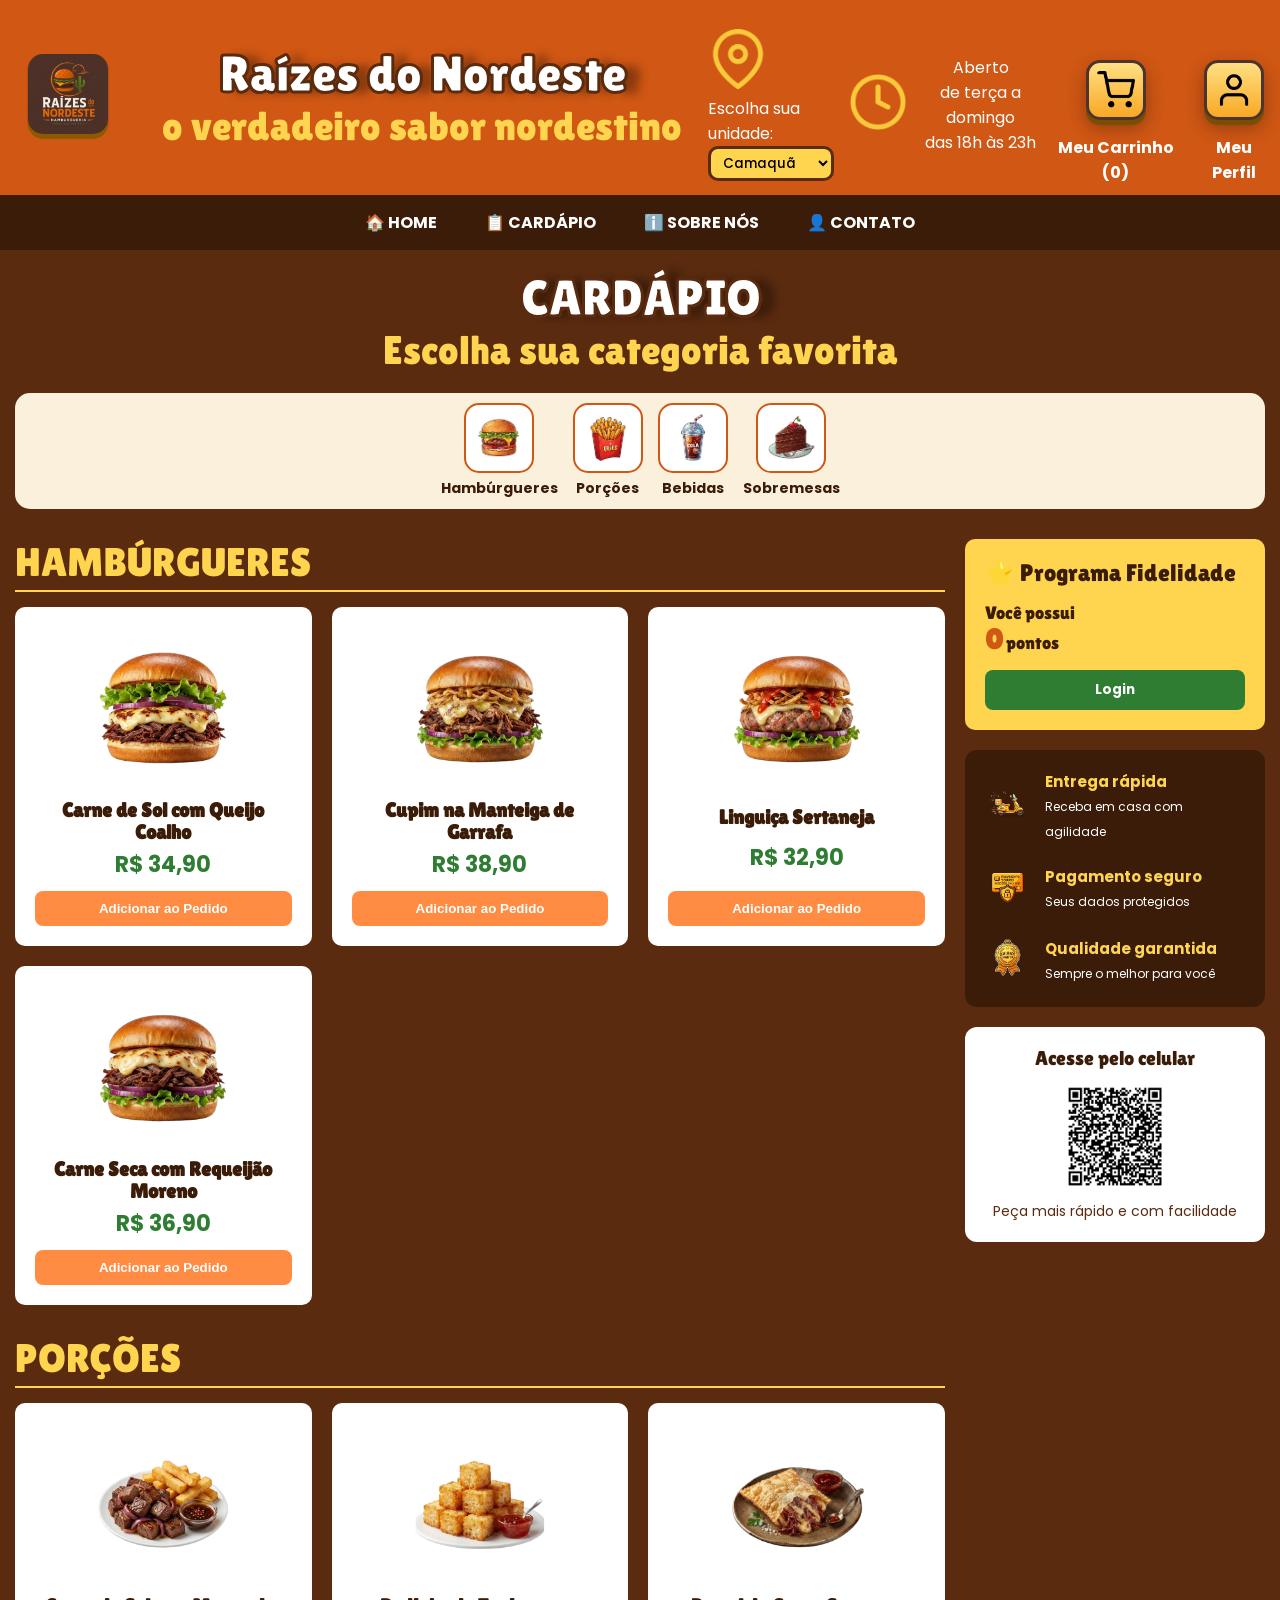
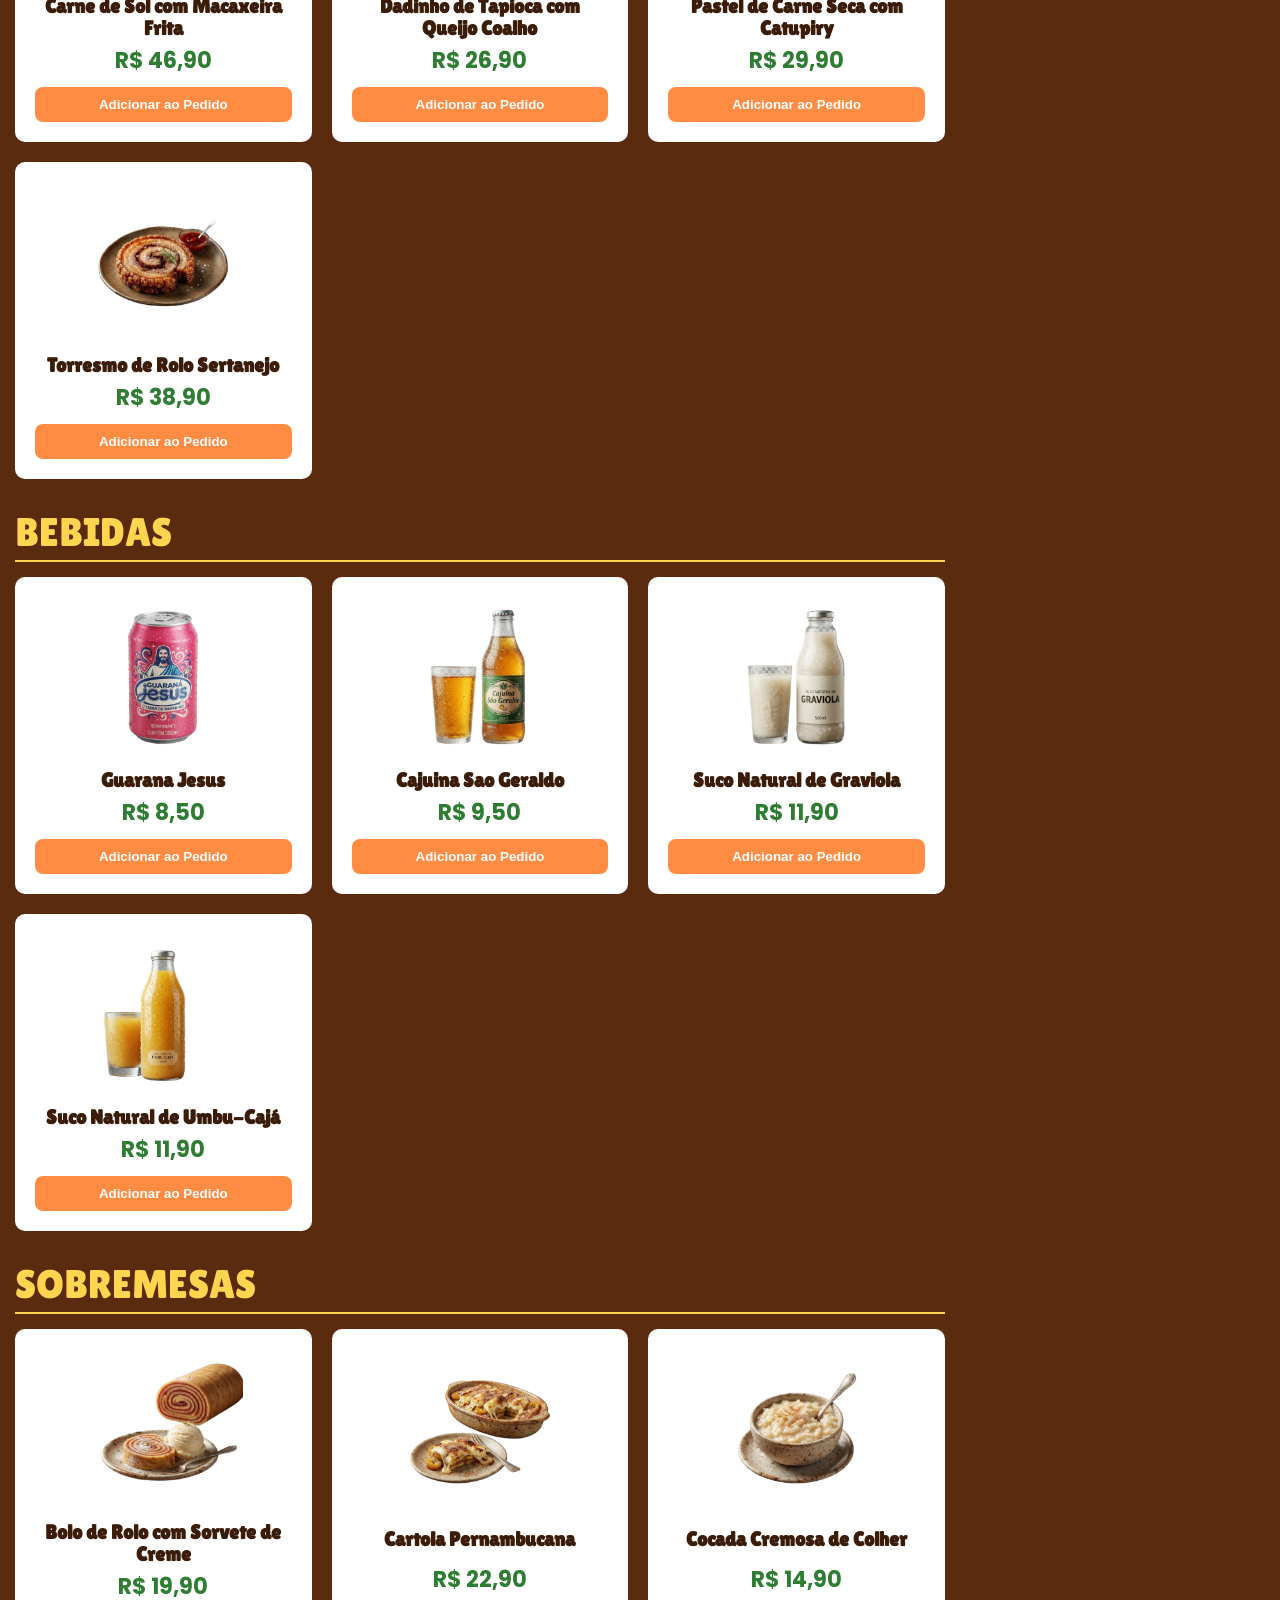
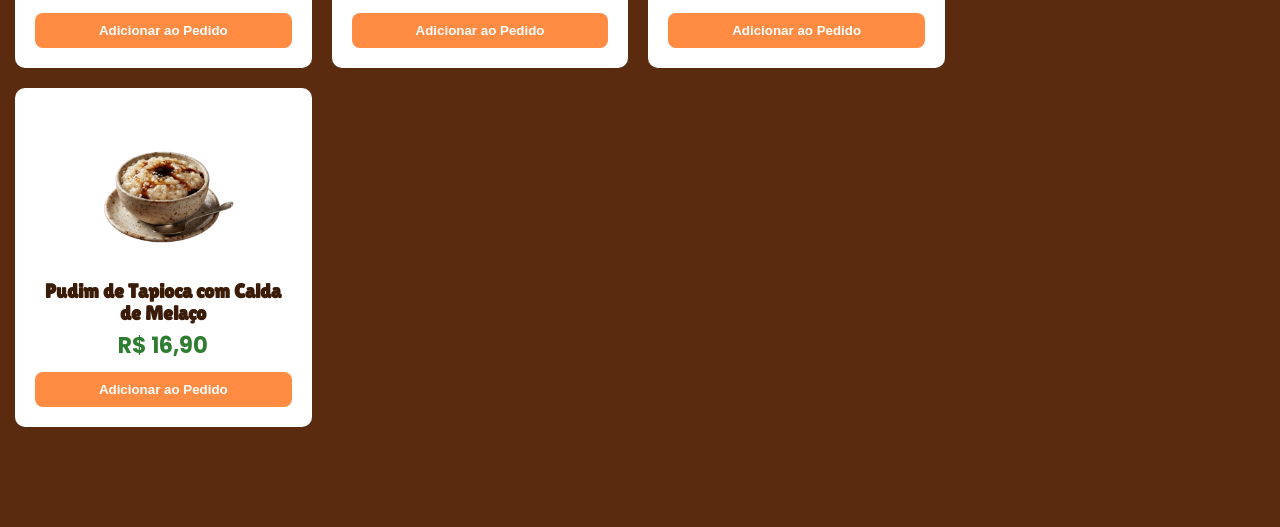
<file: pedido.html>
<!DOCTYPE html>
<html lang="pt-BR">

<head>
    <meta charset="UTF-8">
    <meta name="viewport" content="width=device-width, initial-scale=1.0">
    <title>Finalizar Pedido | Raízes do Nordeste</title>

    <link rel="icon" type="image/svg+xml" href="./imagens/site/icone.png">

    <!-- CSS -->
    <link rel="stylesheet" href="style_pedido.css">
    <link rel="stylesheet" href="style_global.css">

    <!-- Fontes -->
    <link rel="preconnect" href="https://fonts.googleapis.com">
    <link rel="preconnect" href="https://fonts.gstatic.com" crossorigin>
    <link href="https://fonts.googleapis.com/css2?family=Lilita+One&family=Poppins:wght@300;400;500;600&display=swap" rel="stylesheet">
</head>

<body>

    <header class="cabecalho_site">
        <div class="logo">
            <a class="img" href="index.html">
                <img src="./imagens/site/logo.png" alt="Voltar para a página inicial">
            </a>
        </div>

        <div class="caixa_titulo">
            <div class="titulo">
                <h1>Raízes do Nordeste</h1>
                <h2>o verdadeiro sabor nordestino</h2>
            </div>
        </div>
        
        <div class="complemento_titulo">
            <div class="localizacao">
                <a href="carrinho.html">
                    <img src="./imagens/site/local (2).png" alt="Escolher unidade">
                </a>
                <p>Escolha sua unidade:</p>
        
                <select>
                    <option>Camaquã</option>
                    <option>Porto Alegre</option>
                    <option>Pelotas</option>
                </select>
            </div>
        
        
            <div class="atendimento">
                <div class="horario">
                    <a href="carrinho.html">
                        <img src="./imagens/site/horario (2).png" alt="Horário de atendimento">
                    </a>
                    <p>Aberto<br>de terça a domingo<br>das 18h às 23h</p>
                </div>
            </div>


            <div class="carrinho_usuario">
                <div class="itens">
                    <a href="carrinho.html">
                        <img src="./imagens/site/carrinho.png" alt="Carrinho de Compras">
                    </a>
                    <p>Meu Carrinho</p>
                </div>

                <div class="itens">
                    <a href="login_cadastro.html">
                        <img src="./imagens/site/usuario.png" alt="Perfil do Usuário">
                    </a>
                    <p>Meu Perfil</p>
                </div>
            </div>
         </div>
    </header>

    <!-- Navegação Principal -->
    <nav id="nav-principal">
        <div class="menu-lista">
            <a href="index.html">🏠 HOME</a>
            <a href="cardapio.html">📋 CARDÁPIO</a>
            <a href="sobre.html">ℹ️ SOBRE NÓS</a>
            <a href="contato.html">👤 CONTATO</a>
        </div>
    </nav>

    <!-- ================= PEDIDO ================= -->
    <main class="pagina_pedido">

        <div class="titulo_pedido">
            <h1>Finalizar Pedido</h1>
            <h2>Confira seus dados antes de confirmar o pedido.</h2>
        </div>

        <form onsubmit="confirmarPedido(event);" class="area_pedido">

            <!-- ================= DADOS ================= -->
            <section class="dados_pedido">

                <!-- ENDEREÇO -->
                <div class="caixa_pedido">
                    <h2>📍 Endereço de Entrega</h2>

                    <div class="campo">
                        <label for="nome">Nome completo</label>
                        <input type="text" id="nome" name="nome" placeholder="Digite seu nome" required>
                    </div>

                    <div class="linha_campos">
                        <div class="campo">
                            <label for="cep">CEP</label>
                            <input type="text" id="cep" name="cep" placeholder="00000-000" required>
                        </div>

                        <div class="campo campo_maior">
                            <label for="rua">Rua</label>
                            <input type="text" id="rua" name="rua" placeholder="Nome da rua" required>
                        </div>
                    </div>

                    <div class="linha_campos">
                        <div class="campo">
                            <label for="numero">Número</label>
                            <input type="text" id="numero" name="numero" placeholder="Número" required>
                        </div>

                        <div class="campo campo_maior">
                            <label for="complemento">Complemento</label>
                            <input type="text" id="complemento" name="complemento" placeholder="Apartamento, casa...">
                        </div>
                    </div>

                    <div class="linha_campos">
                        <div class="campo campo_maior">
                            <label for="bairro">Bairro</label>
                            <input type="text" id="bairro" name="bairro" placeholder="Bairro" required>
                        </div>

                        <div class="campo campo_maior">
                            <label for="cidade">Cidade</label>
                            <input type="text" id="cidade" name="cidade" placeholder="Cidade" required>
                        </div>
                    </div>
                </div>

                <!-- PAGAMENTO -->
                <div class="caixa_pedido pagamento">
                    <h2>💳 Forma de Pagamento</h2>

                    <label class="opcao_pagamento" for="pix">
                        <input type="radio" id="pix" name="pagamento" value="pix" required>
                        <span>💠 PIX</span>
                    </label>

                    <label class="opcao_pagamento" for="credito">
                        <input type="radio" id="credito" name="pagamento" value="credito">
                        <span>💳 Cartão de Crédito</span>
                    </label>

                    <label class="opcao_pagamento" for="debito">
                        <input type="radio" id="debito" name="pagamento" value="debito">
                        <span>💳 Cartão de Débito</span>
                    </label>

                    <label class="opcao_pagamento" for="dinheiro">
                        <input type="radio" id="dinheiro" name="pagamento" value="dinheiro">
                        <span>💵 Dinheiro</span>
                    </label>
                </div>

                <!-- OBSERVAÇÃO -->
                <div class="caixa_pedido">
                    <h2>📝 Observações</h2>
                    <textarea name="observacoes" placeholder="Alguma observação sobre seu pedido?"></textarea>
                </div>

            </section>

            <!-- ================= RESUMO ================= -->
            <aside class="resumo_pedido">

                <!-- BLOCO FIDELIDADE -->
                <div class="caixa_fidelidade">
                    <h3>🎁 Programa de Fidelidade</h3>
                    <p id="exibicao_saldo">Você possui <strong>0</strong> Pontos Fidelidade</p>

                    <div class="opcao_resgate" id="container_resgate" style="display: none;">
                        <label>
                            <input type="checkbox" id="chk_resgatar_pontos" onchange="calcularResumoPedido()">
                            <p>Usar 100 pontos para R$ 10,00 de desconto</p>
                        </label>
                    </div>
                </div>

                <h2>🛒 Resumo do Pedido</h2>

                <!-- Container dinâmico dos produtos -->
                <div id="lista_resumo_produtos"></div>

                <hr>

                <div class="linha_resumo">
                    <span>Subtotal</span>
                    <strong id="subtotal_valor">R$ 0,00</strong>
                </div>

                <div class="linha_resumo">
                    <span>Entrega</span>
                    <strong>R$ 5,00</strong>
                </div>

                <hr>

                <div class="total">
                    <span>Total</span>
                    <strong id="valor_total">R$ 0,00</strong>
                </div>

                <button type="submit" class="btn_confirmar">
                    ✅ CONFIRMAR PEDIDO
                </button>

                <button type="button" class="btn_voltar" onclick="location.href='carrinho.html'">
                    ← Voltar ao carrinho
                </button>

            </aside>

        </form>

    </main>

<!-- Modal de Pagamento PIX -->
    <div id="modal_pix" class="modal_overlay" style="display: none;">
        <div class="modal_conteudo">
            <div id="status_pix_pendente">
                <h2>Aguardando Pagamento...</h2>
                <p>Escaneie o QR Code abaixo para pagar via PIX:</p>
                <div class="qrcode_container">
                    <img src="./imagens/site/QRCode_Pagamento.png" alt="QR Code PIX">
                </div>
                <p class="timer_info">Confirmando pagamento em instantes...</p>
            </div>

            <div id="status_pix_sucesso" style="display: none;">
                <div class="icone_sucesso">✓</div>
                <h2>Pagamento Realizado com Sucesso!</h2>
                <p>Seu pedido foi recebido e já está sendo preparado.</p>
            </div>
        </div>
    </div>

    <!-- Modal de Pagamento Cartão -->
    <div id="modal_cartao" class="modal_overlay" style="display: none;">
        <div class="modal_conteudo">
            <div id="status_cartao_form">
                <h2>Dados do Cartão</h2>
                <form onsubmit="processarPagamentoCartao(event);">
                    <div class="campo_cartao">
                        <label for="numero_cartao">Número do Cartão</label>
                        <input type="text" id="numero_cartao" placeholder="0000 0000 0000 0000" maxlength="19" required>
                    </div>

                    <div class="campo_cartao">
                        <label for="nome_cartao">Nome Impresso no Cartão</label>
                        <input type="text" id="nome_cartao" placeholder="NOME COMO NO CARTÃO" required>
                    </div>

                    <div class="linha_campos_cartao">
                        <div class="campo_cartao">
                            <label for="validade_cartao">Validade</label>
                            <input type="text" id="validade_cartao" placeholder="MM/AA" maxlength="5" required>
                        </div>
                        <div class="campo_cartao">
                            <label for="cvv_cartao">CVV</label>
                            <input type="text" id="cvv_cartao" placeholder="123" maxlength="4" required>
                        </div>
                    </div>

                    <div class="botoes_cartao">
                        <button type="submit" class="btn_confirmar_cartao">Confirmar Pagamento</button>
                        <button type="button" class="btn_cancelar_cartao" onclick="fecharModalCartao()">Cancelar</button>
                    </div>
                </form>
            </div>

            <div id="status_cartao_pendente" style="display: none;">
                <h2>Processando Pagamento...</h2>
                <p>Aguarde enquanto validamos a transação com sua operadora de cartão.</p>
                <p class="timer_info">Isso levará poucos segundos...</p>
            </div>

            <div id="status_cartao_sucesso" style="display: none;">
                <div class="icone_sucesso">✓</div>
                <h2>Pagamento Realizado com Sucesso!</h2>
                <p>Seu pedido foi recebido e já está sendo preparado.</p>
            </div>
        </div>
    </div>


    <!-- SCRIPTS -->
    <script src="global.js"></script>
    <script src="pedido.js"></script>

</body>

</html>
</file>
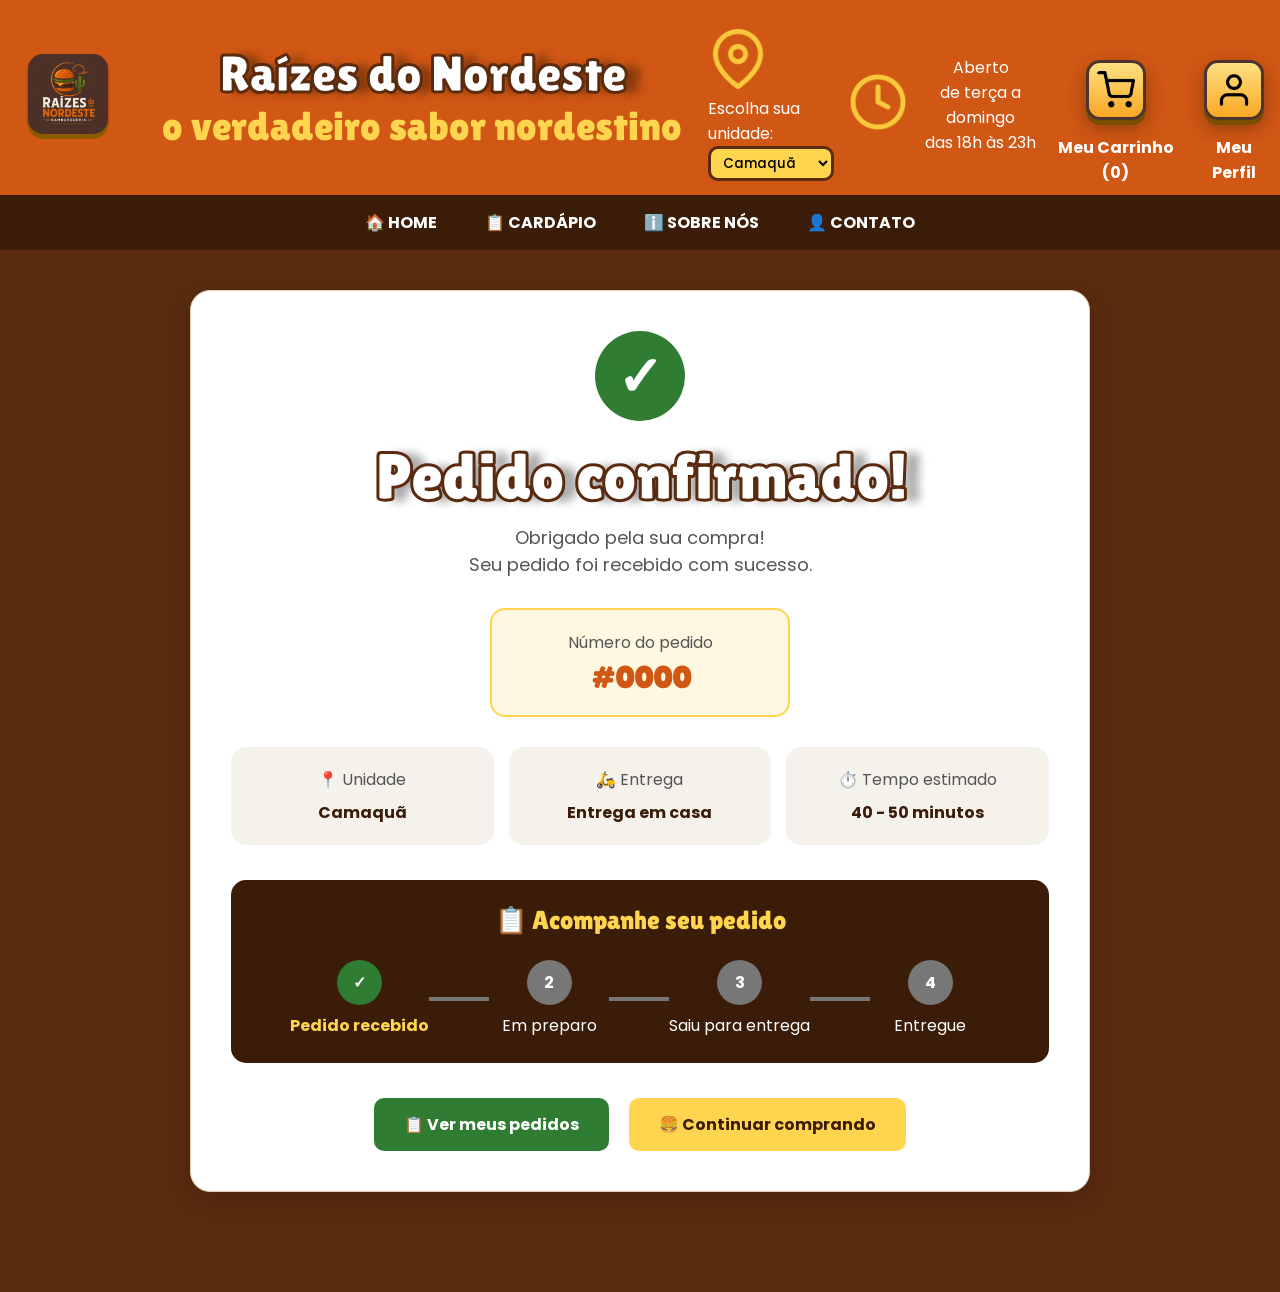
<file: pedido_confirmado.html>
<!DOCTYPE html>
<html lang="pt-BR">

<head>
    <meta charset="UTF-8">
    <meta name="viewport" content="width=device-width, initial-scale=1.0">
    <title>Pedido Confirmado | Raízes do Nordeste</title>

    <link rel="icon" type="image/svg+xml" href="./imagens/site/icone.png">

    <!-- CSS -->
    <link rel="stylesheet" href="style_pedido_confirmado.css">
    <link rel="stylesheet" href="style_global.css">

    <!-- Fonte -->
    <link rel="preconnect" href="https://fonts.googleapis.com">
    <link rel="preconnect" href="https://fonts.gstatic.com" crossorigin>
    <link href="https://fonts.googleapis.com/css2?family=Lilita+One&family=Poppins:wght@300;400;500;600&display=swap" rel="stylesheet">
</head>

<body>

    <header class="cabecalho_site">
        <div class="logo">
            <a class="img" href="index.html">
                <img src="./imagens/site/logo.png" alt="Voltar para a página inicial">
            </a>
        </div>

        <div class="caixa_titulo">
            <div class="titulo">
                <h1>Raízes do Nordeste</h1>
                <h2>o verdadeiro sabor nordestino</h2>
            </div>
        </div>
        
        <div class="complemento_titulo">
            <div class="localizacao">
                <a href="carrinho.html">
                    <img src="./imagens/site/local (2).png" alt="Escolher unidade">
                </a>
                <p>Escolha sua unidade:</p>
        
                <select>
                    <option>Camaquã</option>
                    <option>Porto Alegre</option>
                    <option>Pelotas</option>
                </select>
            </div>
        
        
            <div class="atendimento">
                <div class="horario">
                    <a href="carrinho.html">
                        <img src="./imagens/site/horario (2).png" alt="Horário de atendimento">
                    </a>
                    <p>Aberto<br>de terça a domingo<br>das 18h às 23h</p>
                </div>
            </div>


            <div class="carrinho_usuario">
                <div class="itens">
                    <a href="carrinho.html">
                        <img src="./imagens/site/carrinho.png" alt="Carrinho de Compras">
                    </a>
                    <p>Meu Carrinho</p>
                </div>

                <div class="itens">
                    <a href="login_cadastro.html">
                        <img src="./imagens/site/usuario.png" alt="Perfil do Usuário">
                    </a>
                    <p>Meu Perfil</p>
                </div>
            </div>
         </div>
    </header>

    <!-- Navegação Principal -->
    <nav id="nav-principal">
        <div class="menu-lista">
            <a href="index.html">🏠 HOME</a>
            <a href="cardapio.html">📋 CARDÁPIO</a>
            <a href="sobre.html">ℹ️ SOBRE NÓS</a>
            <a href="contato.html">👤 CONTATO</a>
        </div>
    </nav>

    <!-- ================= PEDIDO CONFIRMADO ================= -->
    <main class="pedido_confirmado">

        <div class="icone_confirmado">✓</div>

        <h1>Pedido confirmado!</h1>

        <p class="mensagem">
            Obrigado pela sua compra!
            <br>
            Seu pedido foi recebido com sucesso.
        </p>

        <!-- Número do pedido -->
        <div class="numero_pedido">
            <span>Número do pedido</span>
            <strong id="exibicao_numero_pedido">#0000</strong>
        </div>

        <!-- Mensagem de Pontos Fidelidade Ganhos -->
        <div id="caixa_pontos_confirmado" style="display: none; background: #fff8e1; border: 1px solid #ffe082; padding: 12px; border-radius: 8px; margin: 15px auto; max-width: 400px; color: #2e7d32; font-weight: 600;">
            <p id="msg_pontos_ganhos">Você ganhou pontos neste pedido!</p>
        </div>

        <!-- Informações -->
        <div class="informacoes_pedido">
            <div class="informacao">
                <span>📍 Unidade</span>
                <strong>Camaquã</strong>
            </div>

            <div class="informacao">
                <span>🛵 Entrega</span>
                <strong>Entrega em casa</strong>
            </div>

            <div class="informacao">
                <span>⏱️ Tempo estimado</span>
                <strong>40 - 50 minutos</strong>
            </div>
        </div>

        <!-- Status -->
        <div class="status_pedido">
            <h2>📋 Acompanhe seu pedido</h2>

            <div class="etapas">
                <div class="etapa ativa">
                    <div class="bolinha">✓</div>
                    <span>Pedido recebido</span>
                </div>

                <div class="linha"></div>

                <div class="etapa">
                    <div class="bolinha">2</div>
                    <span>Em preparo</span>
                </div>

                <div class="linha"></div>

                <div class="etapa">
                    <div class="bolinha">3</div>
                    <span>Saiu para entrega</span>
                </div>

                <div class="linha"></div>

                <div class="etapa">
                    <div class="bolinha">4</div>
                    <span>Entregue</span>
                </div>
            </div>
        </div>

        <!-- Botões -->
        <div class="acoes">
            <a href="perfil.html" class="botao acompanhar">
                📋 Ver meus pedidos
            </a>

            <a href="cardapio.html" class="botao continuar">
                🍔 Continuar comprando
            </a>
        </div>

    </main>

    <script src="global.js"></script>
    <script src="pedido_confirmado.js"></script>

</body>

</html>
</file>
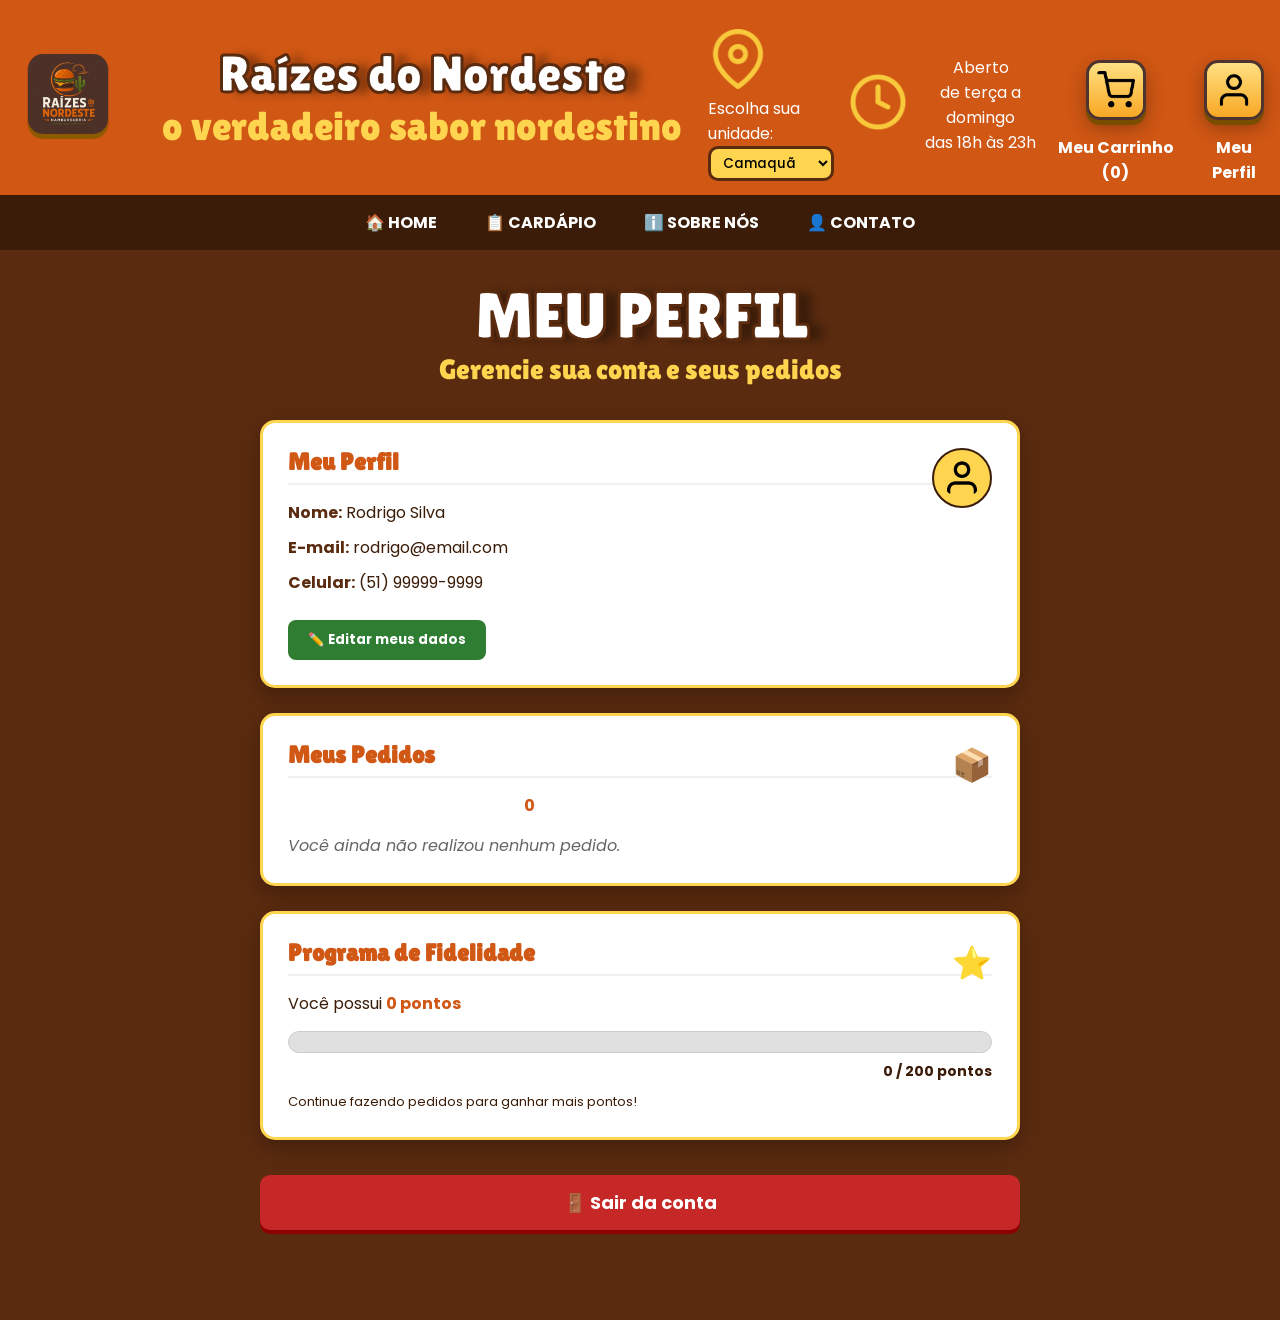
<file: perfil.html>
<!DOCTYPE html>
<html lang="pt-BR">

<head>
    <meta charset="UTF-8">
    <meta name="viewport" content="width=device-width, initial-scale=1.0">
    <title>Meu Perfil | Raízes do Nordeste</title>

    <link rel="icon" type="image/svg+xml" href="./imagens/site/icone.png">

    <!-- CSS -->
    <link rel="stylesheet" href="style_perfil.css">
    <link rel="stylesheet" href="style_global.css">

    <!-- Fontes -->
    <link rel="preconnect" href="https://fonts.googleapis.com">
    <link rel="preconnect" href="https://fonts.gstatic.com" crossorigin>
    <link href="https://fonts.googleapis.com/css2?family=Lilita+One&family=Poppins:wght@300;400;500;600&display=swap" rel="stylesheet">
</head>

<body>

    <header class="cabecalho_site">
        <div class="logo">
            <a class="img" href="index.html">
                <img src="./imagens/site/logo.png" alt="Voltar para a página inicial">
            </a>
        </div>

        <div class="caixa_titulo">
            <div class="titulo">
                <h1>Raízes do Nordeste</h1>
                <h2>o verdadeiro sabor nordestino</h2>
            </div>
        </div>
        
        <div class="complemento_titulo">
            <div class="localizacao">
                <a href="carrinho.html">
                    <img src="./imagens/site/local (2).png" alt="Escolher unidade">
                </a>
                <p>Escolha sua unidade:</p>
        
                <select>
                    <option>Camaquã</option>
                    <option>Porto Alegre</option>
                    <option>Pelotas</option>
                </select>
            </div>
        
        
            <div class="atendimento">
                <div class="horario">
                    <a href="carrinho.html">
                        <img src="./imagens/site/horario (2).png" alt="Horário de atendimento">
                    </a>
                    <p>Aberto<br>de terça a domingo<br>das 18h às 23h</p>
                </div>
            </div>


            <div class="carrinho_usuario">
                <div class="itens">
                    <a href="carrinho.html">
                        <img src="./imagens/site/carrinho.png" alt="Carrinho de Compras">
                    </a>
                    <p>Meu Carrinho</p>
                </div>

                <div class="itens">
                    <a href="login_cadastro.html">
                        <img src="./imagens/site/usuario.png" alt="Perfil do Usuário">
                    </a>
                    <p>Meu Perfil</p>
                </div>
            </div>
         </div>
    </header>

    <!-- Navegação Principal -->
    <nav id="nav-principal">
        <div class="menu-lista">
            <a href="index.html">🏠 HOME</a>
            <a href="cardapio.html">📋 CARDÁPIO</a>
            <a href="sobre.html">ℹ️ SOBRE NÓS</a>
            <a href="contato.html">👤 CONTATO</a>
        </div>
    </nav>

    <!-- ================= PERFIL ================= -->
    <main class="pagina_perfil">

        <div class="titulo_pagina">
            <h1><span id="titulo_nome_usuario">MEU PERFIL</span></h1>
            <h2>Gerencie sua conta e seus pedidos</h2>
        </div>

        <!-- ================= DADOS DO USUÁRIO ================= -->
        <section class="perfil_card">
            <div class="icone_perfil">
                <img src="./imagens/site/usuario.png" alt="Ícone do usuário">
            </div>

            <h3>Meu Perfil</h3>

            <div class="dados_usuario">
                <p><strong>Nome:</strong> <span id="perfil_nome">Rodrigo Silva</span></p>
                <p><strong>E-mail:</strong> <span id="perfil_email">rodrigo@email.com</span></p>
                <p><strong>Celular:</strong> <span id="perfil_celular">(51) 99999-9999</span></p>
            </div>

            <button type="button" id="btn_editar_dados" onclick="location.href='cadastro.html'">
                ✏️ Editar meus dados
            </button>
        </section>

        <!-- ================= PEDIDOS ================= -->
        <section class="perfil_card">
            <div class="icone_card">📦</div>

            <h3>Meus Pedidos</h3>
            <p style="margin-bottom: 15px; font-weight: 500;">
                Total de pedidos realizados: <strong id="total_pedidos_contador" style="color: #d05714;">0</strong>
            </p>

            <div id="lista_pedidos_usuario" class="lista_pedidos">
                <p class="sem_pedidos">Buscando histórico...</p>
            </div>
        </section>

        <!-- ================= FIDELIDADE ================= -->
        <section class="perfil_card fidelidade">
            <div class="icone_card">⭐</div>

            <h3>Programa de Fidelidade</h3>

            <p>Você possui <strong id="saldo_pontos_perfil">0 pontos</strong></p>

            <div class="barra_fidelidade">
                <div class="progresso" id="barra_progresso_fidelidade" style="width: 0%;"></div>
            </div>

            <p class="pontos" id="texto_metas_pontos">0 / 200 pontos</p>

            <p class="dica_fidelidade">
                Continue fazendo pedidos para ganhar mais pontos!
            </p>
        </section>

        <!-- ================= SAIR ================= -->
        <button type="button" class="botao_sair" onclick="fazerLogout()">
            🚪 Sair da conta
        </button>

    </main>

    <script src="global.js"></script>
    <script src="perfil.js"></script>

</body>

</html>
</file>
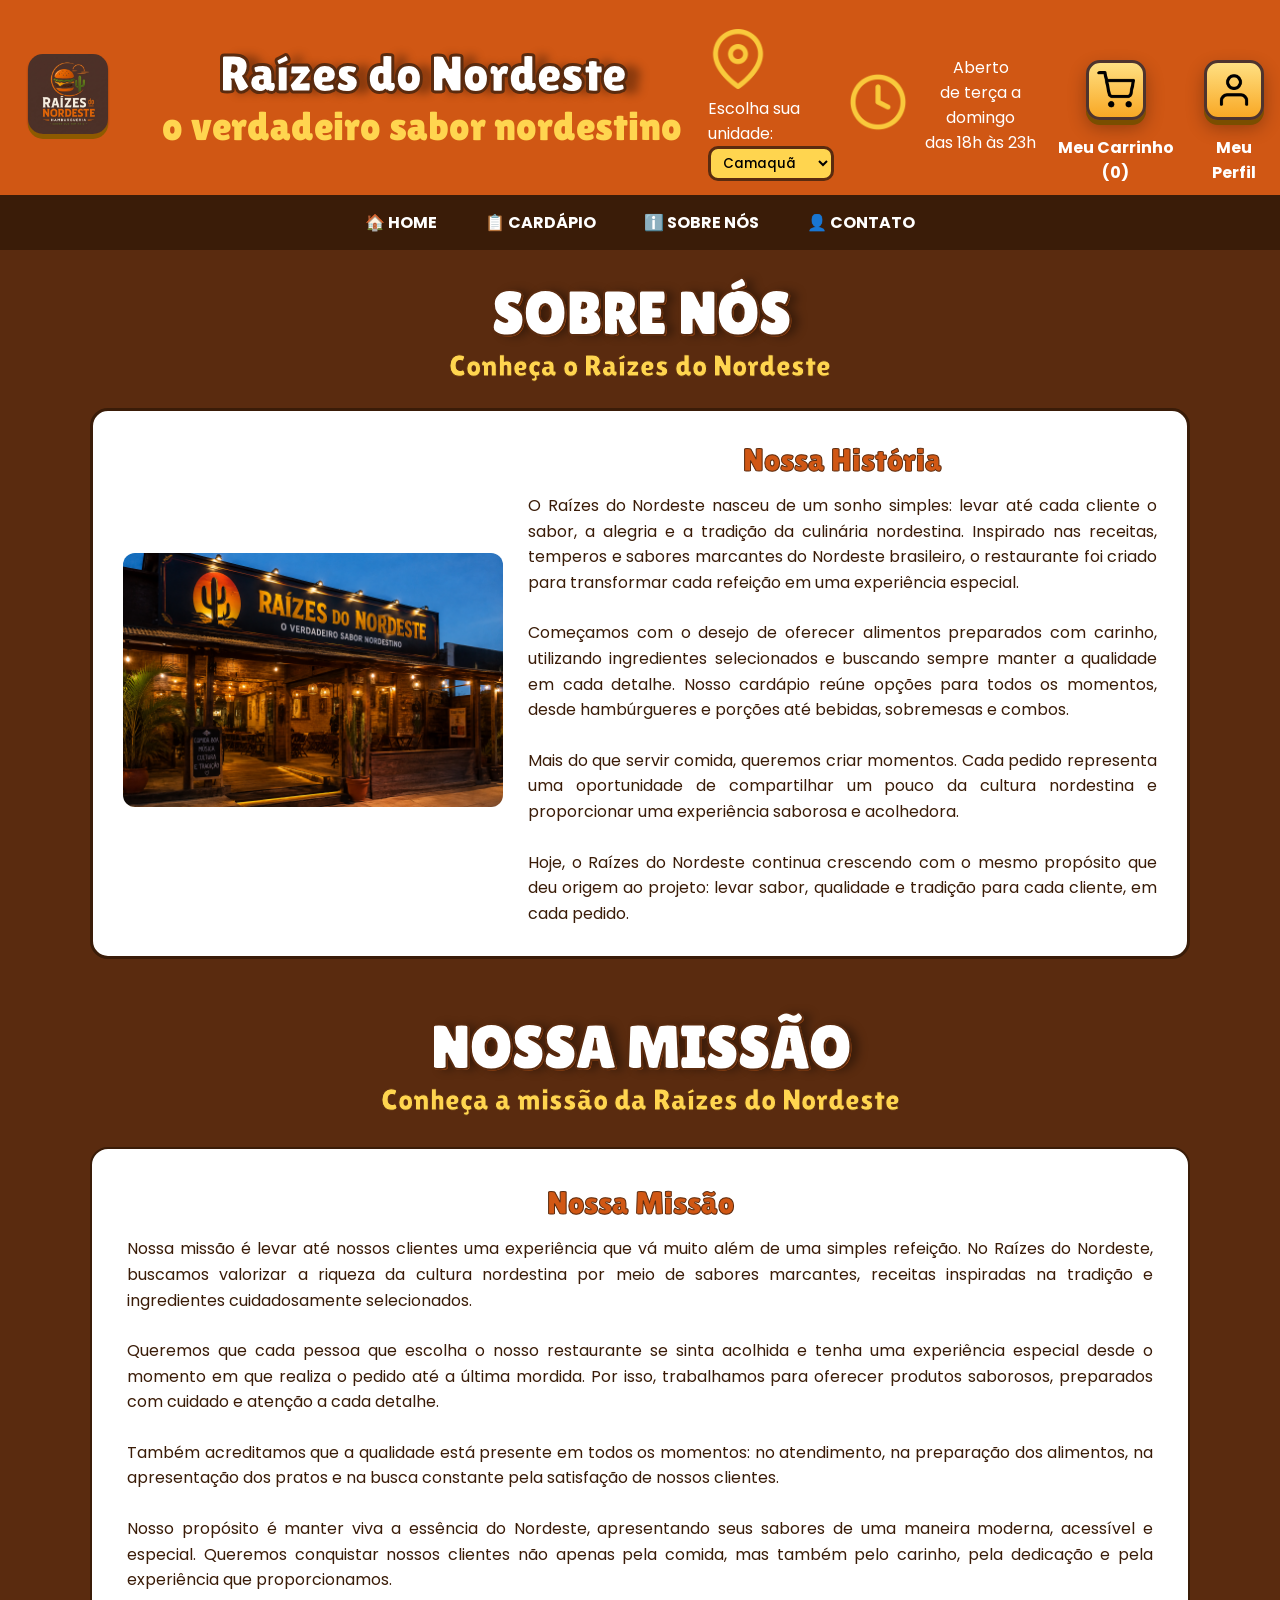
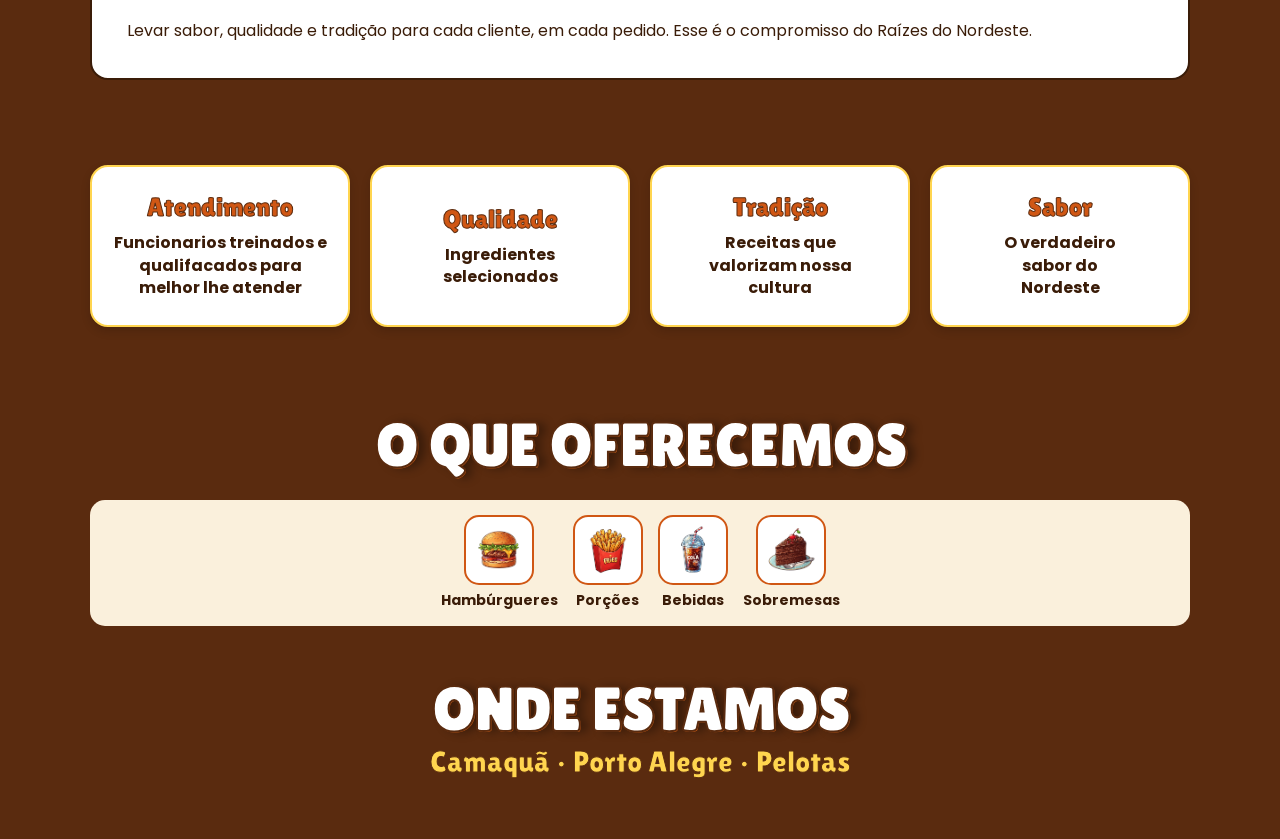
<file: sobre.html>
<!DOCTYPE html>
<html lang="pt-BR">

<head>
    <meta charset="UTF-8">
    <meta name="viewport" content="width=device-width, initial-scale=1.0">
    <title>Sobre Nós | Raízes do Nordeste</title>

    <link rel="icon" type="image/svg+xml" href="./imagens/site/icone.png">

    <!-- CSS Global e CSS da Página -->
    <link rel="stylesheet" href="style_sobre.css">
    <link rel="stylesheet" href="style_global.css">

    <!-- Fontes -->
    <link rel="preconnect" href="https://fonts.googleapis.com">
    <link rel="preconnect" href="https://fonts.gstatic.com" crossorigin>
    <link href="https://fonts.googleapis.com/css2?family=Lilita One&family=Poppins:wght@300;400;500;600&display=swap" rel="stylesheet">
</head>

<body>

    <header class="cabecalho_site">
        <div class="logo">
            <a class="img" href="index.html">
                <img src="./imagens/site/logo.png" alt="Voltar para a página inicial">
            </a>
        </div>

        <div class="caixa_titulo">
            <div class="titulo">
                <h1>Raízes do Nordeste</h1>
                <h2>o verdadeiro sabor nordestino</h2>
            </div>
        </div>
        
        <div class="complemento_titulo">
            <div class="localizacao">
                <a href="carrinho.html">
                    <img src="./imagens/site/local (2).png" alt="Escolher unidade">
                </a>
                <p>Escolha sua unidade:</p>
        
                <select>
                    <option>Camaquã</option>
                    <option>Porto Alegre</option>
                    <option>Pelotas</option>
                </select>
            </div>
        
        
            <div class="atendimento">
                <div class="horario">
                    <a href="carrinho.html">
                        <img src="./imagens/site/horario (2).png" alt="Horário de atendimento">
                    </a>
                    <p>Aberto<br>de terça a domingo<br>das 18h às 23h</p>
                </div>
            </div>


            <div class="carrinho_usuario">
                <div class="itens">
                    <a href="carrinho.html">
                        <img src="./imagens/site/carrinho.png" alt="Carrinho de Compras">
                    </a>
                    <p>Meu Carrinho</p>
                </div>

                <div class="itens">
                    <a href="login_cadastro.html">
                        <img src="./imagens/site/usuario.png" alt="Perfil do Usuário">
                    </a>
                    <p>Meu Perfil</p>
                </div>
            </div>
         </div>
    </header>

    <!-- Navegação Principal -->
    <nav id="nav-principal">
        <div class="menu-lista">
            <a href="index.html">🏠 HOME</a>
            <a href="cardapio.html">📋 CARDÁPIO</a>
            <a href="sobre.html">ℹ️ SOBRE NÓS</a>
            <a href="contato.html">👤 CONTATO</a>
        </div>
    </nav>

    <main class="conteudo_principal">
        <section class="secao_sobre">
            <h1>SOBRE NÓS</h1>
            <h2>Conheça o Raízes do Nordeste</h2>

            <div class="sobre">
                <div class="foto">
                    <img src="./imagens/site/foto_restaurante.png" alt="Restaurante Raízes do Nordeste">
                </div>

                <div class="texto_sobre">
                    <h2>Nossa História</h2>
                    <p>O Raízes do Nordeste nasceu de um sonho simples: levar até cada cliente o sabor, a alegria e a tradição da culinária nordestina. Inspirado nas receitas, temperos e sabores marcantes do Nordeste brasileiro, o restaurante foi criado para transformar cada refeição em uma experiência especial.</p>
                    <br>
                    <p>Começamos com o desejo de oferecer alimentos preparados com carinho, utilizando ingredientes selecionados e buscando sempre manter a qualidade em cada detalhe. Nosso cardápio reúne opções para todos os momentos, desde hambúrgueres e porções até bebidas, sobremesas e combos.</p>
                    <br>
                    <p>Mais do que servir comida, queremos criar momentos. Cada pedido representa uma oportunidade de compartilhar um pouco da cultura nordestina e proporcionar uma experiência saborosa e acolhedora.</p>
                    <br>
                    <p>Hoje, o Raízes do Nordeste continua crescendo com o mesmo propósito que deu origem ao projeto: levar sabor, qualidade e tradição para cada cliente, em cada pedido.</p>
                </div>
            </div>
        </section>

        <section class="secao_missao">
            <h1>NOSSA MISSÃO</h1>
            <h2>Conheça a missão da Raízes do Nordeste</h2>

            <div class="missao">
                <h2>Nossa Missão</h2>
                <p>Nossa missão é levar até nossos clientes uma experiência que vá muito além de uma simples refeição. No Raízes do Nordeste, buscamos valorizar a riqueza da cultura nordestina por meio de sabores marcantes, receitas inspiradas na tradição e ingredientes cuidadosamente selecionados.</p>
                <br>
                <p>Queremos que cada pessoa que escolha o nosso restaurante se sinta acolhida e tenha uma experiência especial desde o momento em que realiza o pedido até a última mordida. Por isso, trabalhamos para oferecer produtos saborosos, preparados com cuidado e atenção a cada detalhe.</p>
                <br>
                <p>Também acreditamos que a qualidade está presente em todos os momentos: no atendimento, na preparação dos alimentos, na apresentação dos pratos e na busca constante pela satisfação de nossos clientes.</p>
                <br>
                <p>Nosso propósito é manter viva a essência do Nordeste, apresentando seus sabores de uma maneira moderna, acessível e especial. Queremos conquistar nossos clientes não apenas pela comida, mas também pelo carinho, pela dedicação e pela experiência que proporcionamos.</p>
                <br>
                <p>Levar sabor, qualidade e tradição para cada cliente, em cada pedido. Esse é o compromisso do Raízes do Nordeste.</p>
            </div>
        </section>

        <section class="secao_pilares">
            <div class="sobre pilares">
                <div class="qualidade pilar_item">
                    <h2>Atendimento</h2>
                    <p>Funcionarios treinados e qualifacados para melhor lhe atender</p>
                </div>

                <div class="qualidade pilar_item">
                    <h2>Qualidade</h2>
                    <p>Ingredientes<br>selecionados</p>
                </div>

                <div class="tradicao pilar_item">
                    <h2>Tradição</h2>
                    <p>Receitas que<br>valorizam nossa<br>cultura</p>
                </div>

                <div class="sabor pilar_item">
                    <h2>Sabor</h2>
                    <p>O verdadeiro<br>sabor do<br>Nordeste</p>
                </div>
            </div>
        </section>

        <section class="secao_ofertas">
            <h1>O QUE OFERECEMOS</h1>

            <div class="lista_categorias_cardapio">
                <div onclick="location.href='cardapio.html#hamburgueres'">
                    <div class="img">
                        <img src="./imagens/site/cate_hamburguer.png" alt="Hambúrgueres">
                    </div>
                    <span>Hambúrgueres</span>
                </div>

                <div onclick="location.href='cardapio.html#porcoes'">
                    <div>
                        <img src="./imagens/site/cate_porcao.png" alt="Porções">
                    </div>
                    <span>Porções</span>
                </div>

                <div onclick="location.href='cardapio.html#bebidas'">
                    <div>
                        <img src="./imagens/site/cate_bebida.png" alt="Bebidas">
                    </div>
                    <span>Bebidas</span>
                </div>

                <div onclick="location.href='cardapio.html#sobremesas'">
                    <div>
                        <img src="./imagens/site/cate_sobre.png" alt="Sobremesas">
                    </div>
                    <span>Sobremesas</span>
                </div>
            
            </div>
        </section>

        <section class="secao_localizacao">
            <h1>ONDE ESTAMOS</h1>
            <h2>Camaquã • Porto Alegre • Pelotas</h2>
        </section>
    </main>

    <script src="global.js"></script>

</body>

</html>
</file>
<file: style.css>
/* ==========================================
   4. CARROSSEL DE PROMOÇÕES
   ========================================== */
.carrossel {
    position: relative;
    width: 100%;
    overflow: hidden;
    padding: 15px;
}

.slides {
    display: flex;
    width: 100%;
}

.slide {
    min-width: 100%;
    display: none;
}

.slide.ativo {
    display: block;
}

.slide img {
    width: 100%;
    height: auto;
    display: block;
    border-radius: 15px;
}

.seta {
    position: absolute;
    top: 50%;
    transform: translateY(-50%);
    width: 50px;
    height: 50px;
    border: none;
    border-radius: 50%;
    background: rgba(0, 0, 0, 0.55);
    color: #ffffff;
    font-size: 28px;
    cursor: pointer;
    z-index: 10;
    transition: background .3s, color .3s, transform .3s;
}

.seta:hover {
    background: #ffd54f;
    color: #4E342E;
    transform: translateY(-50%) scale(1.1);
}

.anterior {
    left: 20px;
}

.proximo {
    right: 20px;
}

.indicadores {
    position: absolute;
    bottom: 15px;
    left: 50%;
    transform: translateX(-50%);
    display: flex;
    gap: 10px;
}

.ponto {
    width: 12px;
    height: 12px;
    border-radius: 50%;
    background: #ffffff;
    border: 2px solid #4E342E;
    cursor: pointer;
    transition: transform .3s ease, background .3s ease;
}

.ponto.ativo,
.ponto:hover {
    background: #ffd54f;
    transform: scale(1.3);
}


/* ==========================================
   6. CATEGORIAS E FIDELIDADE
   ========================================== */
.categorias {
    padding: 0 15px;
}

.categorias h2 {
    border-radius: 12px;
    text-align: left;
    padding: 10px 0;
}

.area-categorias {
    display: flex;
    gap: 20px;
    align-items: stretch;
}

.lista-categorias {
    display: grid;
    grid-template-columns: repeat(auto-fit, minmax(130px, 1fr));
    gap: 15px;
    flex: 5;
    padding: 10px 0;
}

.lista-categorias div {
    background: #ffd54f;
    text-align: center;
    padding: 12px;
    border-radius: 10px;
    box-shadow: 0 4px 6px rgba(0,0,0,0.15);
    cursor: pointer;
    transition: transform .2s ease;
    display: flex;
    flex-direction: column;
    align-items: center;
    justify-content: center;
}

.lista-categorias div:hover {
    transform: translateY(-4px);
}

.lista-categorias img {
    width: 100%;
    max-width: 90px;
    height: auto;
}

.lista-categorias span {
    color: #3a1c08;
    font-weight: bold;
    margin-top: 8px;
}

/* --- BLOCO PROGRAMA FIDELIDADE --- */
.fidelidade {
    font-family: 'Lilita One', cursive;
    background: #ffd54f;
    padding: 20px;
    border-radius: 10px;
    text-align: center;
    width: 320px;
    flex-shrink: 0;
    display: flex;
    flex-direction: column;
    justify-content: space-around;
}

.fidelidade h2 {
    color: #3a1c08;
    text-align: left;
    font-size: 26px;
    margin-bottom: 10px;
}

.fidelidade p {
    color: #3a1c08;
    text-align: left;
    font-size: 18px;
    margin-top: 10px;
    margin-bottom: 10px;
}

.fidelidade strong {
    color: #d05714;
    font-size: 30px;
}

.fidelidade button {
    margin-top: 15px;
    padding: 10px 60px;
    border: none;
    background: #2e7d32;
    color: #ffffff;
    border-radius: 8px;
    font-size: 16px;
    cursor: pointer;
    font-family: 'Poppins', sans-serif;
    font-weight: bold;
    transition: background .2s;
}

.fidelidade button:hover {
    background: #1b5e20;
}

/* ==========================================
   7. MAIS VENDIDOS E VANTAGENS
   ========================================== */
.caixa_mais_vendidas {
    padding: 20px 15px;
}

.caixa_mais_vendidas h2 {
    padding: 10px 0;
}

.area_mais_vendidos {
    display: flex;
    gap: 20px;
    align-items: stretch;
    flex-direction: row;
}

.produtos {
    flex: 3;
    display: flex;
    flex-direction: column;
}

.lista-mais-vendidos {
    display: flex;
    flex-direction: row;
    gap: 15px;
    width: 100%;
}

.card {
    flex: 1;
    display: flex;
    flex-direction: column;
    justify-content: space-between;
    align-items: center;
    background: #ffffff;
    padding: 20px;
    border-radius: 10px;
    text-align: center;
}

.card img {
    width: 100%;
    max-width: 180px;
    height: auto;
    transition: transform .3s ease;
}

.card img:hover {
    transform: scale(1.08);
}

.card h3 {
    margin: 12px 0;
    font-size: 22px;
    font-family: 'Lilita One', cursive;
    color: #3a1c08;
}

.card p {
    font-size: 24px;
    color: #2e7d32;
    font-weight: bold;
}

.card button {
    background: #ff8c42;
    color: #ffffff;
    border: none;
    padding: 10px 20px;
    border-radius: 8px;
    cursor: pointer;
    font-weight: bold;
    margin-top: 10px;
    transition: background .2s;
}

.card button:hover {
    background: #d05714;
}

/* --- BLOCO DE VANTAGENS --- */
.vantagens {
    background: #3a1c08;
    flex: 1;
    border-radius: 12px;
    padding: 25px;
    display: flex;
    flex-direction: column;
    justify-content: space-around;
    gap: 20px;
}

.entrega, .pagamento, .qualidade {
    display: flex;
    align-items: center;
    gap: 15px;
}

.vantagens img {
    width: 50px;
    height: auto;
}

.entrega p, .pagamento p, .qualidade p {
    color: #ffd54f;
    font-weight: bold;
    font-size: 16px;
}

.entrega span, .pagamento span, .qualidade span {
    color: #ffffff;
    font-size: 13px;
}
</file>
<file: style_global.css>
/* ==========================================
   1. RESET GLOBAL E BASE
   ========================================== */
* {
    margin: 0;
    padding: 0;
    box-sizing: border-box;
}

body {
    background: #5a2b0f;
    font-family: 'Poppins', Arial, sans-serif;
    padding-bottom: 60px;
    color: #ffffff;
}

h1 {
    font-family: 'Lilita One', cursive;
    font-size: clamp(36px, 5vw, 50px);
    color: #ffffff;
    -webkit-text-stroke: 3px #5a2b0f;
    text-shadow: 1px 1px 0 #c85b16, 14px 1px 10px rgba(0, 0, 0, .35);
    white-space: nowrap;
}

h2 {
    font-family: 'Lilita One', cursive;
    font-size: clamp(20px, 5vw, 40px);
    color: #ffd54f;
    font-weight: normal;
    white-space: nowrap;
}

p {
    color: #ffffff;
}

a {
    text-decoration: none;
    color: inherit;
}

/* ==========================================
   2. CABEÇALHO SITE
   ========================================== */
header.cabecalho_site {
    display: flex;
    justify-content: space-between;
    align-items: center;
    flex-wrap: wrap;
    background: #d05714;
}

/* --- LOGO --- */
.logo {
    padding: 28px;
    display: flex;
    justify-content: center;
    align-items: center;
}

.logo img {
    width: 80px;
    height: auto;
    border-radius: 15px;
    box-shadow: 0 5px 0 #8D5A00, 0 2px 2px rgba(0, 0, 0, .4);
    transition: transform .3s ease;
}

.logo img:hover {
    transform: translateY(-4px) scale(1.05);
}

/* --- TÍTULO DO CABEÇALHO --- */
.caixa_titulo {
    flex: 1;
    text-align: center;
}

/* --- COMPLEMENTOS (LOCALIZAÇÃO & ATENDIMENTO) --- */
.complemento_titulo {
    display: flex;
    flex-direction: row;
    align-items: center;
    justify-content: space-around;
    flex: 1;
    margin-top: 15px;
    padding: 10px 0;
}

.complemento_titulo select {
    background: #ffd54f;
    border: 3px solid #5a2b0f;
    border-radius: 10px;
    padding: 4px 8px;
    font-family: inherit;
    font-weight: 500;
}

.horario {
    display: flex;
    align-items: center;
    gap: 10px;
    text-align: center;
}

.complemento_titulo img,
.atendimento img {
    width: 60px;
    height: auto;
    cursor: pointer;
    transition: transform .3s ease;
}

/* --- CARRINHO & PERFIL --- */
.carrinho_usuario {
    display: flex;
    gap: 20px;
    padding: 35px 10px 0 10px;
    text-align: center;
}

.itens {
    display: flex;
    flex-direction: column;
    gap: 8px;
    align-items: center;
}

.itens img {
    width: 60px;
    height: auto;
    background: linear-gradient(to bottom, #FFE082, #F9A825);
    border: 3px solid #4E342E;
    border-radius: 14px;
    padding: 8px;
    box-shadow: 0 5px 0 #7A4E00, 0 8px 18px rgba(0, 0, 0, .3);
    transition: transform .25s ease;
}

.itens img:hover {
    transform: translateY(-4px) scale(1.08);
}

.itens p {
    font-weight: bold;
}

/* ==========================================
   3. NAVEGAÇÃO PRINCIPAL (NAV)
   ========================================== */
nav {
    display: flex;
    justify-content: center;
    background: #3a1c08;
    padding: 15px 0;
}

nav a {
    font-weight: bold;
    padding: 0 10px;
    margin: 5px 12px;
    position: relative;
    transition: color .3s ease;
}

nav a::after {
    content: "";
    position: absolute;
    left: 0;
    bottom: -8px;
    width: 0;
    height: 5px;
    background: #FFD54F;
    transition: width .3s ease;
}

nav a:hover::after {
    width: 100%;
}

/* ==========================================
   4. RESPONSIVIDADE (MOBILE - ATÉ 768px)
   ========================================== */
@media (max-width: 768px) {
    header.cabecalho_site {
        flex-direction: column;
        align-items: center;
        padding: 10px 5px;
        gap: 8px;
    }

    .logo {
        padding: 5px 0 0 0;
        border: none;
    }

    .logo img {
        width: 50px;
    }

    .caixa_titulo {
        border: none;
    }

    .caixa_titulo h1 {
        font-size: clamp(20px, 5vw, 70px);
        -webkit-text-stroke: 1px #5a2b0f;
        white-space: nowrap;
    }

    .caixa_titulo h2 {
        font-size: clamp(20px, 2vw, 50px);
        white-space: nowrap;
    }

    .complemento_titulo {
        justify-content: space-around;
        align-items: flex-start;
        width: 100%;
        padding: 5px 10px;
        gap: 10px;
    }

    .localizacao {
        display: flex;
        flex-direction: column;
        align-items: center;
        gap: 2px;
        font-size: 11px;
        padding-left: 0;
    }

    .localizacao p {
        font-size: 11px;
    }

    .horario {
        gap: 6px;
        font-size: 10px;
    }

    .complemento_titulo img,
    .atendimento img {
        width: 30px;
    }

    .complemento_titulo select {
        font-size: 11px;
        padding: 2px 4px;
    }

    .carrinho_usuario {
        justify-content: center;
        gap: 20px;
        padding: 5px 0;
    }

    .itens img {
        width: 35px;
        padding: 4px;
    }

    .itens p {
        font-size: 11px;
    }

    /* Navegação Fixa no Rodapé */
    #nav-principal {
        display: block;
        position: fixed;
        bottom: 0;
        left: 0;
        width: 100vw;
        background: #3a1c08;
        z-index: 9999;
        padding: 8px 0;
        border-top: 2px solid #ffd54f;
        box-shadow: 0 -3px 10px rgba(0, 0, 0, 0.5);
    }

    #nav-principal .menu-lista {
        display: flex;
        flex-direction: row;
        justify-content: space-around;
        align-items: center;
        width: 100%;
        margin: 0;
        padding: 0;
    }

    #nav-principal .menu-lista a {
        font-size: 11px;
        padding: 4px 2px;
        margin: 0;
        text-align: center;
        flex: 1;
        display: block;
    }

    #nav-principal .menu-lista a::after {
        display: none;
    }
}

/* --- TABLET / INTERMEDIÁRIO (ATÉ 992PX) --- */
@media (max-width: 992px) {
    .area-categorias,
    .area_mais_vendidos {
        flex-direction: column;
    }

    .lista-mais-vendidos {
        flex-direction: column;
    }

    .fidelidade,
    .vantagens {
        width: 100%;
    }
}
</file>
<file: style_cadastro.css>
/* ==========================================
   4. ESTRUTURA DO CADASTRO
   ========================================== */
.criar_cadastro {
    max-width: 1100px;
    margin: 30px auto;
    padding: 35px;
    background: white;
    border-radius: 18px;
    border: 3px solid #3a1c08;
}

.criar_cadastro > h2 {
    font-family: 'Lilita One', cursive;
    font-size: 36px;
    text-align: center;
    color: #3a1c08;
    margin-bottom: 10px;
}

.descricao {
    text-align: center;
    color: #3a1c08;
    margin-bottom: 30px;
}

/* ==========================================
   5. FORMULÁRIOS E INPUTS
   ========================================== */
.formulario_cadastro {
    display: flex;
    flex-wrap: wrap;
    gap: 30px;
}

.dados_pessoais,
.dados_endereco {
    flex: 1;
    min-width: 300px;
    padding: 25px;
    background: #fff8e1;
    border-radius: 15px;
    border: 2px solid #ffd54f;
}

.dados_pessoais h3,
.dados_endereco h3 {
    font-family: 'Lilita One', cursive;
    font-size: 28px;
    color: #3a1c08;
    text-align: center;
    margin-bottom: 20px;
}

.campo {
    display: flex;
    flex-direction: column;
    margin-bottom: 12px;
}

.campo label {
    color: #3a1c08;
    font-weight: 600;
    font-size: 14px;
    margin-bottom: 4px;
}

.campo input {
    width: 100%;
    padding: 10px 12px;
    border: 2px solid #ccc;
    border-radius: 10px;
    font-size: 15px;
    outline: none;
    transition: border-color .3s;
}

.campo input:focus {
    border-color: #d05714;
    box-shadow: 0 0 5px rgba(208,87,20,.3);
}

/* ==========================================
   6. BOTÕES (AÇÕES DO CADASTRO)
   ========================================== */
.acoes_cadastro {
    width: 100%;
    text-align: center;
    margin-top: 20px;
}

.btn_cadastrar {
    padding: 14px 60px;
    border: none;
    border-radius: 10px;
    background: #2e7d32;
    color: white;
    font-size: 18px;
    font-weight: bold;
    cursor: pointer;
    transition: .3s;
}

.btn_cadastrar:hover {
    transform: translateY(-3px);
    box-shadow: 0 6px 12px rgba(0,0,0,.25);
    background: #1b5e20;
}

.acoes_cadastro p {
    color: #3a1c08;
    margin: 20px 0 10px;
}

.btn_login {
    padding: 10px 45px;
    border: none;
    border-radius: 10px;
    background: #ffd54f;
    color: #3a1c08;
    font-size: 16px;
    font-weight: bold;
    cursor: pointer;
    transition: .3s;
}

.btn_login:hover {
    background: #fbc02d;
}

/* ==========================================
   7. RODAPÉ (FOOTER)
   ========================================== */
footer {
    position: fixed;
    bottom: 0;
    left: 0;
    width: 100%;
    display: flex;
    justify-content: center;
    gap: 40px;
    padding: 15px;
    background: #3a1c08;
    transform: translateY(100%);
    transition: transform .3s ease;
    z-index: 1000;
}

footer.mostrar {
    transform: translateY(0);
}

footer a {
    color: white;
    text-decoration: none;
    text-align: center;
    font-weight: bold;
}

/* ==========================================
   8. RESPONSIVIDADE (MEDIA QUERIES)
   ========================================== */
@media (max-width: 420px){
     .formulario_cadastro{
        width: 15px;
    }

}

@media (max-width: 768px) {
    .criar_cadastro {
        margin: 15px;
        padding: 20px;
    }

   .formulario_cadastro{
        width: 15px;
    }


    .dados_pessoais input{
        width: 100%;
    }

}
</file>
<file: style_cardapio.css>
/* ==========================================
   5. BANNER E CATEGORIAS DO CARDÁPIO
   ========================================== */
.txt_cardapio {
    text-align: center;
    margin: 20px;
}

.lista_categorias_cardapio {
    display: flex;
    background: #FAF0DC;
    margin: 0 15px 20px 15px;
    border-radius: 15px;
    justify-content: center;
    padding: 10px;
    gap: 15px;
    flex-wrap: wrap;
}

.lista_categorias_cardapio div {
    display: flex;
    flex-direction: column;
    align-items: center;
    cursor: pointer;
}

.lista_categorias_cardapio img {
    width: 70px;
    height: auto;
    border: 2px solid #d05714;
    border-radius: 15px;
    padding: 5px;
    background: #ffffff;
    transition: transform .2s, background .2s;
}

.lista_categorias_cardapio div:hover img {
    background: #d05714;
    transform: translateY(-3px);
}

.lista_categorias_cardapio span {
    color: #3a1c08;
    font-weight: bold;
    margin-top: 5px;
    font-size: 14px;
}

/* ==========================================
   6. LAYOUT DO CARDÁPIO E PRODUTOS
   ========================================== */
.layout_cardapio {
    display: flex;
    align-items: flex-start;
    gap: 20px;
    width: 100%;
    padding: 10px 15px;
}

.conteudo_cardapio {
    flex: 1;
    min-width: 0;
}

.categoria {
    margin-bottom: 30px;
}

.categoria h2 {
    text-align: left;
    margin-bottom: 15px;
    border-bottom: 2px solid #ffd54f;
    padding-bottom: 5px;
}

/* Grid Responsivo e Cards dos Produtos */
.lista-produtos {
    display: grid;
    grid-template-columns: repeat(auto-fill, minmax(220px, 1fr));
    gap: 20px;
}

/* Nota: Estilos abaixo (.card) são gerados via JavaScript */
.card {
    display: flex;
    flex-direction: column;
    justify-content: space-between;
    align-items: center;
    background: #ffffff;
    padding: 20px;
    border-radius: 10px;
    text-align: center;
}

.card img {
    width: 100%;
    max-width: 160px;
    height: auto;
    transition: transform .3s;
}

.card img:hover {
    transform: scale(1.08);
}

.card h3 {
    margin: 12px 0 5px 0;
    font-size: 20px;
    font-family: 'Lilita One', cursive;
    color: #3a1c08;
}

.card p {
    font-size: 22px;
    color: #2e7d32;
    font-weight: bold;
}

.card button {
    background: #ff8c42;
    color: #ffffff;
    border: none;
    padding: 10px 15px;
    border-radius: 8px;
    cursor: pointer;
    font-weight: bold;
    margin-top: 10px;
    width: 100%;
    transition: background .2s;
}

.card button:hover {
    background: #d05714;
}

/* ==========================================
   7. BARRA LATERAL (SIDEBAR)
   ========================================== */
.lateral_cardapio {
    width: 300px;
    flex-shrink: 0;
    display: flex;
    flex-direction: column;
    gap: 20px;
    position: sticky;
    top: 20px;
    align-self: flex-start;
}

/* Bloco Fidelidade */
.fidelidade_cardapio {
    font-family: 'Lilita One', cursive;
    background: #ffd54f;
    padding: 20px;
    border-radius: 10px;
    text-align: center;
    display: flex;
    flex-direction: column;
    gap: 15px;
}

.fidelidade_cardapio h2 {
    color: #3a1c08;
    text-align: left;
    font-size: 24px;
}

.fidelidade_cardapio p {
    color: #3a1c08;
    text-align: left;
    font-size: 18px;
}

.fidelidade_cardapio strong {
    color: #d05714;
    font-size: 28px;
}

.fidelidade_cardapio button {
    padding: 10px;
    border: none;
    background: #2e7d32;
    color: #ffffff;
    border-radius: 8px;
    font-family: 'Poppins', sans-serif;
    font-weight: bold;
    cursor: pointer;
}

/* Bloco Vantagens */
.vantagens {
    background: #3a1c08;
    border-radius: 12px;
    padding: 20px;
    display: flex;
    flex-direction: column;
    gap: 20px;
}

.entrega, .pagamento, .qualidade {
    display: flex;
    align-items: center;
    gap: 15px;
}

.vantagens img {
    width: 45px;
    height: auto;
}

.entrega p, .pagamento p, .qualidade p {
    color: #ffd54f;
    font-weight: bold;
    font-size: 15px;
}

.entrega span, .pagamento span, .qualidade span {
    color: #ffffff;
    font-size: 12px;
}

/* Bloco Nosso App */
.nosso_app {
    background: #ffffff;
    border-radius: 12px;
    padding: 20px;
    margin-bottom: 30px;
    text-align: center;
}

.nosso_app img{
    width: 100px;
    height: 120px;
    padding-top: 15px;
}

.nosso_app h2 {
    color: #3a1c08;
    font-size: 20px;
}

.nosso_app p {
    color: #5a2b0f;
    font-size: 14px;
    margin-top: 5px;
}

/* ==========================================
   9. RESPONSIVIDADE (MEDIA QUERIES)
   ========================================== */
@media (max-width: 992px) {
    .layout_cardapio {
        flex-direction: column;
    }

    .lateral_cardapio {
        width: 100%;
    }
}
</file>
<file: style_carrinho.css>
/* ==========================================
   4. ESTRUTURA PRINCIPAL DA PÁGINA CARRINHO
   ========================================== */
.pagina_carrinho {
    max-width: 1400px;
    margin: auto;
    padding: 30px 20px;
}

.titulo_carrinho {
    text-align: center;
    margin-bottom: 30px;
}

.titulo_carrinho h1 {
    font-family: 'Lilita One', cursive;
    font-size: 45px;
    color: #4E342E;
}

.titulo_carrinho p {
    color: #4E342E;
}

.area_carrinho {
    display: grid;
    grid-template-columns: 2fr 1fr;
    gap: 25px;
    align-items: start;
}

.titulo_carrinho h1 {
    font-family: 'Lilita One', cursive;
    font-size: clamp(36px, 5vw, 70px);
    color: #ffffff;
    -webkit-text-stroke: 3px #5a2b0f;
    text-shadow:
        1px 1px 0 #c85b16,
        14px 1px 10px rgba(0,0,0,.35);
}

.titulo_carrinho h2 {
    font-family: 'Lilita One', cursive;
    font-size: 28px;
    color: #ffd54f;
    font-weight: normal;
}


/* ==========================================
   5. LISTAGEM DE PRODUTOS
   ========================================== */
.produtos_carrinho {
    background: #FAF0DC;
    padding: 25px;
    border-radius: 15px;
    border: 2px solid #3a1c08;
    box-shadow: 0 5px 15px rgba(0,0,0,.15);
}

.produtos_carrinho h2 {
    font-family: 'Lilita One', cursive;
    color: #4E342E;
    font-size: 30px;
    margin-bottom: 20px;
}

.produtos_carrinho p {
    color: #4E342E;
}

.produto_carrinho {
    display: flex;
    align-items: center;
    gap: 20px;
    background: white;
    border-radius: 15px;
    padding: 15px;
    margin-bottom: 15px;
    box-shadow: 0 3px 8px rgba(0,0,0,.15);
    transition: transform .2s;
}

.produto_imagem {
    width: 110px;
    height: 110px;
    display: flex;
    align-items: center;
    justify-content: center;
}

.produto_imagem img {
    max-width: 100%;
    max-height: 100%;
    object-fit: contain;
}

.produto_info {
    flex: 1;
}

.produto_info h3 {
    font-family: 'Lilita One', cursive;
    font-size: 24px;
    color: #4E342E;
}

.produto_info p {
    color: #555;
    margin: 5px 0;
    font-size: 14px;
}

.produto_info strong {
    color: #2e7d32;
    font-size: 20px;
}


/* Controles de Quantidade e Exclusão */
.quantidade {
    display: flex;
    align-items: center;
    gap: 10px;
    background: #f0f0f0;
    padding: 5px 10px;
    border-radius: 10px;
}

.quantidade button {
    width: 32px;
    height: 32px;
    border: none;
    border-radius: 8px;
    background: #ffd54f;
    color: #3a1c08;
    font-weight: bold;
    font-size: 18px;
    cursor: pointer;
    transition: background .2s;
}

.quantidade button:hover {
    background: #fbc02d;
}

.quantidade span {
    font-weight: bold;
    font-size: 16px;
    min-width: 20px;
    text-align: center;
}

.remover {
    border: none;
    background: none;
    font-size: 22px;
    cursor: pointer;
    padding: 5px;
    transition: transform .2s;
}

.remover:hover {
    transform: scale(1.2);
}

/* ==========================================
   6. RESUMO DO PEDIDO (ASIDE)
   ========================================== */
.resumo_pedido {
    background: #3a1c08;
    color: white;
    padding: 25px;
    border-radius: 15px;
    box-shadow: 0 5px 15px rgba(0,0,0,.2);
}

.resumo_pedido h2 {
    font-family: 'Lilita One', cursive;
    color: #ffd54f;
    font-size: 30px;
    margin-bottom: 25px;
}

.linha_resumo {
    display: flex;
    justify-content: space-between;
    margin-bottom: 15px;
    font-size: 15px;
}

.resumo_pedido hr {
    border: none;
    border-top: 1px solid #806040;
    margin: 20px 0;
}

.total {
    display: flex;
    justify-content: space-between;
    align-items: center;
    font-size: 20px;
    margin-bottom: 25px;
}

.total strong {
    color: #ffd54f;
    font-size: 28px;
}

.btn_finalizar {
    width: 100%;
    padding: 15px;
    border: none;
    border-radius: 10px;
    background: #2e7d32;
    color: white;
    font-size: 17px;
    font-weight: bold;
    cursor: pointer;
    box-shadow: 0 4px 0 #1b5e20;
    margin-bottom: 15px;
    transition: background .3s, transform .1s;
}

.btn_finalizar:hover {
    background: #1b5e20;
    transform: translateY(-2px);
}

.btn_continuar {
    width: 100%;
    padding: 13px;
    border: 2px solid #ffd54f;
    border-radius: 10px;
    background: transparent;
    color: #ffd54f;
    font-weight: bold;
    cursor: pointer;
    transition: background .3s, color .3s;
}

.btn_continuar:hover {
    background: #ffd54f;
    color: #3a1c08;
}

/* ==========================================
   8. RESPONSIVIDADE (MEDIA QUERIES)
   ========================================== */
@media (max-width: 768px) {
   .area_carrinho {
        display: flex;
        flex-direction: column;
        align-items: stretch;
    }
}
</file>
<file: style_contato.css>
/* ==========================================
   4. ESTRUTURA DA PÁGINA DE CONTATO
   ========================================== */
.container_contato {
    width: 90%;
    max-width: 1000px;
    margin: 40px auto;
}

.titulo_pagina {
    text-align: center;
    margin-bottom: 30px;
}


.titulo_pagina p {
    color: #666;
    font-size: 16px;
    margin-top: 5px;
}

.conteudo_flex {
    display: flex;
    gap: 30px;
    align-items: flex-start;
}

.titulo_pagina h1 {
    font-family: 'Lilita One', cursive;
    font-size: clamp(36px, 5vw, 70px);
    color: #ffffff;
    -webkit-text-stroke: 3px #5a2b0f;
    text-shadow:
        1px 1px 0 #c85b16,
        14px 1px 10px rgba(0,0,0,.35);
}

.titulo_pagina h2 {
    font-family: 'Lilita One', cursive;
    font-size: 28px;
    color: #ffd54f;
    font-weight: normal;
}

/* ==========================================
   5. FORMULÁRIO DE CONTATO
   ========================================== */
.formulario_contato {
    flex: 1.2;
    background: white;
    padding: 30px;
    border-radius: 20px;
    box-shadow: 0 8px 25px rgba(0,0,0,.1);
    border: 1px solid #e0d0b0;
}

.campo {
    display: flex;
    flex-direction: column;
    gap: 6px;
    margin-bottom: 18px;
}

.campo label {
    font-weight: 600;
    color: #3a1c08;
    font-size: 14px;
}

.campo input,
.campo select,
.campo textarea {
    padding: 12px 15px;
    border: 2px solid #ddd;
    border-radius: 10px;
    font-size: 15px;
    outline: none;
    transition: border-color .3s;
    background: #fafafa;
}

.campo input:focus,
.campo select:focus,
.campo textarea:focus {
    border-color: #d05714;
    background: #fff;
}

.botao_enviar {
    width: 100%;
    padding: 14px;
    background: #2e7d32;
    color: white;
    border: none;
    border-radius: 10px;
    font-size: 16px;
    font-weight: bold;
    cursor: pointer;
    transition: transform .2s, background .3s;
}

.botao_enviar:hover {
    background: #236327;
    transform: translateY(-2px);
}

/* ==========================================
   6. CANAIS DE ATENDIMENTO (CARDS)
   ========================================== */
.canais_atendimento {
    flex: 0.8;
    display: flex;
    flex-direction: column;
    gap: 20px;
}

.card_canal {
    background: white;
    padding: 22px;
    border-radius: 15px;
    border: 1px solid #e0d0b0;
    box-shadow: 0 5px 15px rgba(0,0,0,.05);
    text-align: center;
}

.card_canal .icone {
    font-size: 36px;
    margin-bottom: 8px;
}

.card_canal h3 {
    font-family: 'Lilita One', cursive;
    color: #d05714;
    font-size: 22px;
    margin-bottom: 5px;
}

.card_canal p {
    color: #666;
    font-size: 14px;
    margin-bottom: 8px;
}

.card_canal strong {
    color: #3a1c08;
    font-size: 16px;
    display: block;
}

.card_canal span {
    font-size: 13px;
    color: #888;
}


/* ==========================================
   8. RESPONSIVIDADE (MEDIA QUERIES)
   ========================================== */
@media (max-width: 768px) {
    .conteudo_flex {
        flex-direction: column;
        align-items: center;
    }
    
    .container_contato {
        width: 95%;
        margin: 20px auto;
    }

}

@media (max-width: 1024px){ 
    .caixa_titulo h1 {
        white-space: nowrap;
    }
}
</file>
<file: style_login_cadastro.css>
/* ==========================================
   6. ESTRUTURA DO CONTAINER LOGIN E CADASTRO
   ========================================== */
.container_login {
    max-width: 1100px;
    margin: 30px auto;
    padding: 0 15px;
}

.login_cadastro {
    display: flex;
    flex-direction: column;
    align-items: center;
    justify-content: center;
    text-align: center;
    background: white;
    border-radius: 18px;
    border: 3px solid #3a1c08;
    padding: 30px 20px;
}

.login_cadastro h2 {
    font-family: 'Lilita One', cursive;
    font-size: 35px;
    color: #3a1c08;
    margin-bottom: 10px;
}

.login_cadastro p {
    color: #3a1c08;
    font-family: 'Poppins', sans-serif;
    text-align: center;
    max-width: 600px;
}

.escolha {
    display: flex;
    justify-content: center;
    width: 100%;
    max-width: 800px;
    margin: 30px auto 10px;
}

.caixa_esquerda,
.caixa_direita {
    flex: 1;
    display: flex;
    flex-direction: column;
    align-items: center;
    padding: 20px 40px;
}

.caixa_esquerda {
    border-right: 2px solid #3a1c08;
}

.login_cadastro h3 {
    font-family: 'Lilita One', cursive;
    font-size: 28px;
    color: #d05714;
    margin-bottom: 15px;
}

/* ==========================================
   7. FORMULÁRIOS, INPUTS E BOTÕES
   ========================================== */
.campo {
    display: flex;
    flex-direction: column;
    width: 100%;
    max-width: 300px;
}

.campo input {
    width: 100%;
    padding: 12px;
    margin: 8px 0;
    border: 2px solid #ccc;
    border-radius: 10px;
    font-family: 'Poppins', sans-serif;
    outline: none;
    transition: border-color .3s;
}

.campo input:focus {
    border-color: #d05714;
}

.login_cadastro button {
    margin-top: 15px;
    padding: 12px 40px;
    border: none;
    border-radius: 8px;
    background: #2e7d32;
    color: white;
    cursor: pointer;
    font-size: 18px;
    font-family: 'Poppins', sans-serif;
    font-weight: 600;
    transition: background .3s, transform .2s;
}

.login_cadastro button:hover {
    background: #1b5e20;
    transform: translateY(-2px);
}

/* ==========================================
   8. MODAL DE TERMOS LGPD
   ========================================== */
.modal_lgpd_overlay {
    position: fixed;
    top: 0;
    left: 0;
    width: 100vw;
    height: 100vh;
    background-color: rgba(0, 0, 0, 0.75);
    display: flex;
    justify-content: center;
    align-items: center;
    z-index: 9999;
}

.modal_lgpd_conteudo {
    background-color: #ffffff;
    width: 90%;
    max-width: 600px;
    padding: 25px;
    border-radius: 12px;
    box-shadow: 0 5px 20px rgba(0,0,0,0.3);
    text-align: left;
}

.modal_lgpd_conteudo h2 {
    color: #c0392b;
    font-size: 1.3rem;
    margin-bottom: 5px;
}

.subtitulo_lgpd {
    font-size: 0.85rem;
    color: #666;
    margin-bottom: 15px;
}

.caixa_texto_lgpd {
    max-height: 250px;
    overflow-y: auto;
    border: 1px solid #ddd;
    padding: 15px;
    border-radius: 8px;
    background-color: #f9f9f9;
    font-size: 0.88rem;
    line-height: 1.5;
    color: #333;
}

.caixa_texto_lgpd h3, .caixa_texto_lgpd h4 {
    margin-top: 10px;
    margin-bottom: 5px;
    color: #2c3e50;
}

.caixa_texto_lgpd p{
    color: #3a1c08;
}

.acoes_lgpd {
    margin-top: 20px;
    text-align: right;
}

#btn_aceitar_lgpd {
    background-color: #27ae60;
    color: #fff;
    border: none;
    padding: 12px 20px;
    border-radius: 6px;
    font-weight: 600;
    cursor: pointer;
    transition: background-color 0.3s, opacity 0.3s;
}

#btn_aceitar_lgpd:disabled {
    background-color: #95a5a6;
    cursor: not-allowed;
    opacity: 0.6;
}


/* ==========================================
   10. RESPONSIVIDADE (MEDIA QUERIES)
   ========================================== */

@media (max-width: 768px){
    .escolha{
        display: flex;
        flex-direction: column;
    }

    .caixa_esquerda {
        border-right:none;
        border-bottom: 2px solid #3a1c08;
}
}
</file>
<file: style_pedido.css>
/* ==========================================
   4. ESTRUTURA PRINCIPAL E TÍTULOS DA PÁGINA
   ========================================== */
.pagina_pedido {
    max-width: 1300px;
    margin: auto;
    padding: 30px 20px;
}

.titulo_pedido {
    text-align: center;
    margin-bottom: 30px;
}

.titulo_pedido h1 {
    font-family: 'Lilita One', cursive;
    font-size: 45px;
    color: #4E342E;
}

.titulo_pedido p {
    color: #3a1c08;
}

.area_pedido {
    display: grid;
    grid-template-columns: 2fr 1fr;
    gap: 25px;
    align-items: start;
}

.titulo_pedido h1 {
    font-family: 'Lilita One', cursive;
    font-size: clamp(36px, 5vw, 70px);
    color: #ffffff;
    -webkit-text-stroke: 3px #5a2b0f;
    text-shadow:
        1px 1px 0 #c85b16,
        14px 1px 10px rgba(0,0,0,.35);
}

.titulo_pedido h2 {
    font-family: 'Lilita One', cursive;
    font-size: 28px;
    color: #ffd54f;
    font-weight: normal;
}
/* ==========================================
   5. FORMULÁRIO E DADOS DO PEDIDO
   ========================================== */
.caixa_pedido {
    background: #FAF0DC;
    padding: 25px;
    border-radius: 15px;
    margin-bottom: 20px;
    border: 1px solid #e0d0b0;
    box-shadow: 0 5px 15px rgba(0,0,0,.1);
}

.caixa_pedido h2 {
    font-family: 'Lilita One', cursive;
    color: #4E342E;
    font-size: 28px;
    margin-bottom: 20px;
}

/* Campos de Texto e Inputs */
.campo {
    display: flex;
    flex-direction: column;
    gap: 6px;
    margin-bottom: 15px;
    flex: 1;
}

.campo label {
    font-weight: 600;
    color: #4E342E;
    font-size: 14px;
}

.campo input {
    padding: 12px;
    border: 2px solid #d6c7ae;
    border-radius: 8px;
    outline: none;
    font-size: 15px;
    background: white;
    transition: border-color .3s;
}

.campo input:focus {
    border-color: #d05714;
}

.linha_campos {
    display: flex;
    gap: 15px;
}

.campo_maior {
    flex: 2;
}

/* Opções de Forma de Pagamento */
.opcao_pagamento {
    display: flex;
    align-items: center;
    gap: 12px;
    padding: 14px;
    margin-bottom: 10px;
    background: white;
    border: 2px solid #d6c7ae;
    border-radius: 10px;
    cursor: pointer;
    transition: background .2s, border-color .2s;
}

.opcao_pagamento:hover {
    background: #fff3cd;
    border-color: #d05714;
}

.opcao_pagamento input {
    width: 18px;
    height: 18px;
    accent-color: #d05714;
}

.opcao_pagamento span {
    color: #4E342E;
    font-weight: 600;
}

/* Campo de Observação */
textarea {
    width: 100%;
    min-height: 120px;
    resize: vertical;
    border: 2px solid #d6c7ae;
    border-radius: 10px;
    padding: 15px;
    font-size: 15px;
    outline: none;
    transition: border-color .3s;
}

textarea:focus {
    border-color: #d05714;
}

/* ==========================================
   6. RESUMO DO PEDIDO E FIDELIDADE (ASIDE)
   ========================================== */
.resumo_pedido {
    background: #3a1c08;
    padding: 25px;
    border-radius: 15px;
    color: white;
    box-shadow: 0 5px 15px rgba(0,0,0,.2);
    position: sticky;
    top: 20px;
}

.resumo_pedido h2 {
    font-family: 'Lilita One', cursive;
    color: #ffd54f;
    font-size: 30px;
    margin-bottom: 25px;
}

.resumo_pedido hr {
    border: none;
    border-top: 1px solid #806040;
    margin: 20px 0;
}

.linha_resumo {
    display: flex;
    justify-content: space-between;
    margin-bottom: 15px;
}

.total {
    display: flex;
    justify-content: space-between;
    align-items: center;
    font-size: 22px;
    margin-bottom: 25px;
}

.total strong {
    color: #ffd54f;
    font-size: 28px;
}

/* Bloco de Fidelidade e Resgate */
.caixa_fidelidade {
    background-color: #fff8e1;
    border: 1px solid #ffe082;
    border-radius: 8px;
    padding: 15px;
    margin-bottom: 20px;
}

.caixa_fidelidade h3 {
    margin-top: 0;
    color: #d84315;
    font-size: 1.1rem;
}

.caixa_fidelidade p {
    margin-top: 0;
    color: #d84315;
    font-size: 1.1rem;
}

.opcao_resgate {
    margin-top: 10px;
    font-weight: 500;
}

.opcao_resgate input[type="checkbox"] {
    margin-right: 8px;
    transform: scale(1.2);
    cursor: pointer;
}

/* Layout dinâmico inserido via JS no resumo */
#lista_resumo_produtos {
    display: flex;
    flex-direction: column;
    gap: 10px;
    margin-bottom: 15px;
}

.produto_resumo {
    display: flex;
    justify-content: space-between;
    align-items: center;
    font-size: 0.95rem;
}

.produto_resumo div {
    display: flex;
    gap: 8px;
    align-items: center;
}

.produto_resumo span {
    color: #666;
    font-size: 0.85rem;
}

.produto_resumo strong {
    color: white;
}


/* Botões do Resumo */
.btn_confirmar {
    width: 100%;
    padding: 15px;
    border: none;
    border-radius: 10px;
    background: #2e7d32;
    color: white;
    font-size: 17px;
    font-weight: bold;
    cursor: pointer;
    box-shadow: 0 4px 0 #1b5e20;
    margin-bottom: 15px;
    transition: background .3s, transform .2s;
}

.btn_confirmar:hover {
    background: #1b5e20;
    transform: translateY(-2px);
}

.btn_confirmar:active {
    transform: translateY(1px);
    box-shadow: 0 2px 0 #1b5e20;
}

.btn_voltar {
    width: 100%;
    padding: 13px;
    border: 2px solid #ffd54f;
    border-radius: 10px;
    background: transparent;
    color: #ffd54f;
    font-weight: bold;
    cursor: pointer;
    transition: background .3s, color .3s;
}

.btn_voltar:hover {
    background: #ffd54f;
    color: #3a1c08;
}

/* ==========================================
   7. MODAIS DE PAGAMENTO (PIX E CARTÃO)
   ========================================== */
.modal_overlay {
    position: fixed;
    top: 0;
    left: 0;
    width: 100%;
    height: 100%;
    background-color: rgba(0, 0, 0, 0.75);
    display: flex;
    justify-content: center;
    align-items: center;
    z-index: 2000;
}

.modal_conteudo {
    display: flex;
    flex-direction: column;
    background-color: #ffffff;
    padding: 30px;
    border-radius: 15px;
    text-align: center;
    max-width: 400px;
    width: 90%;
    box-shadow: 0 10px 25px rgba(0,0,0,0.4);
}



#validade_cartao {
    width: 100%;
    box-sizing: border-box;
}

.modal_conteudo h2 {
    font-family: 'Lilita One', cursive;
    font-size: 20px;
    color: #4E342E;
    margin-bottom: 10px;
}

.modal_conteudo p {
    color: #3a1c08;
}

.qrcode_container img {
    margin: 20px 0;
    border: 3px solid #d05714;
    border-radius: 12px;
    padding: 10px;
    background: #fff;
    height: 200px;
    width: 200px;
}

.timer_info {
    font-size: 0.85em !important;
    color: #888 !important;
    font-style: italic;
}

.icone_sucesso {
    font-size: 50px;
    color: #2e7d32;
    background-color: #e8f5e9;
    width: 80px;
    height: 80px;
    line-height: 80px;
    border-radius: 50%;
    margin: 0 auto 15px auto;
}

/* Campos do Modal de Cartão */
.campo_cartao {
    display: flex;
    flex-direction: column;
    text-align: left;
    margin-bottom: 12px;
}

.campo_cartao label {
    font-size: 13px;
    font-weight: 600;
    color: #4E342E;
    margin-bottom: 4px;
}

.campo_cartao input {
    padding: 10px;
    border: 2px solid #d6c7ae;
    border-radius: 8px;
    outline: none;
    font-size: 14px;
}

.campo_cartao input:focus {
    border-color: #d05714;
}

.linha_campos_cartao {
    display: flex;
    gap: 10px;
}

.linha_campos_cartao .campo_cartao {
    flex: 1;
}

.botoes_cartao {
    display: flex;
    flex-direction: column;
    gap: 8px;
    margin-top: 15px;
}

.btn_confirmar_cartao {
    background: #2e7d32;
    color: white;
    padding: 12px;
    border: none;
    border-radius: 8px;
    font-weight: bold;
    cursor: pointer;
    transition: background .2s;
}

.btn_confirmar_cartao:hover {
    background: #1b5e20;
}

.btn_cancelar_cartao {
    background: transparent;
    color: #c62828;
    border: 1px solid #c62828;
    padding: 8px;
    border-radius: 8px;
    font-weight: 600;
    cursor: pointer;
}

.btn_cancelar_cartao:hover {
    background: #ffebee;
}

/* ==========================================
   9. RESPONSIVIDADE (MEDIA QUERIES)
   ========================================== */
@media (max-width: 768px) {
    /* Estrutura Base */
    body {
        padding-bottom: 70px;
    }

    .pagina_pedido {
        padding: 15px 10px;
        width: 100%;
        box-sizing: border-box;
    }

    .titulo_pedido h1 {
        -webkit-text-stroke: 1px #5a2b0f;
    }

    .titulo_pedido h2 {
        font-size: 20px;
    }

    /* Área do Pedido */
    .area_pedido {
        display: flex;
        flex-direction: column;
        width: 100%;
        gap: 15px;
        border: none;
    }

    .dados_pedido {
        width: 100%;
    }

    /* Caixas e Campos */
    .caixa_pedido {
        display: flex;
        flex-direction: column;
        width: 100%;
        padding: 15px;
        box-sizing: border-box;
        margin-bottom: 15px;
    }

    .caixa_pedido h2 {
        font-size: 20px;
    }

    .linha_campos {
        display: flex;
        flex-direction: column;
        gap: 0;
        width: 100%;
    }

    .campo, .campo_maior {
        width: 100%;
        margin-bottom: 12px;
    }

    .campo input, 
    textarea {
        width: 100%;
        box-sizing: border-box;
        font-size: 14px;
    }

    /* Resumo do Pedido Mobile */
    .resumo_pedido {
        width: 100%;
        position: static;
        padding: 15px;
        box-sizing: border-box;
    }

    .resumo_pedido h2 {
        font-size: 22px;
    }

    
}
</file>
<file: style_pedido_confirmado.css>
/* ==========================================
   4. ESTRUTURA PRINCIPAL DO PEDIDO CONFIRMADO
   ========================================== */
.pedido_confirmado {
    width: 90%;
    max-width: 900px;
    margin: 40px auto;
    padding: 40px;
    background: white;
    border-radius: 20px;
    text-align: center;
    box-shadow: 0 8px 25px rgba(0,0,0,.15);
    border: 1px solid #e0d0b0;
}

.icone_confirmado {
    width: 90px;
    height: 90px;
    margin: 0 auto 20px;
    display: flex;
    align-items: center;
    justify-content: center;
    border-radius: 50%;
    background: #2e7d32;
    color: white;
    font-size: 55px;
    font-weight: bold;
}

.pedido_confirmado h1 {
    font-family: 'Lilita One', cursive;
    font-size: 42px;
    color: #3a1c08;
}

.mensagem {
    margin-top: 10px;
    color: #555;
    font-size: 18px;
}

.pedido_confirmado h1 {
    font-family: 'Lilita One', cursive;
    font-size: clamp(36px, 5vw, 70px);
    color: #ffffff;
    -webkit-text-stroke: 3px #5a2b0f;
    text-shadow:
        1px 1px 0 #c85b16,
        14px 1px 10px rgba(0,0,0,.35);
}

#caixa_pontos_confirmado p{
    color: #5a2b0f
}

/* ==========================================
   5. BLOCO DO NÚMERO DO PEDIDO
   ========================================== */
.numero_pedido {
    display: flex;
    flex-direction: column;
    align-items: center;
    gap: 5px;
    margin: 30px auto;
    padding: 20px;
    width: 300px;
    background: #fff8e1;
    border: 2px solid #ffd54f;
    border-radius: 15px;
}

.numero_pedido span {
    color: #555;
}

.numero_pedido strong {
    font-family: 'Lilita One', cursive;
    font-size: 30px;
    color: #d05714;
}

/* ==========================================
   6. GRID DE INFORMAÇÕES DO PEDIDO
   ========================================== */
.informacoes_pedido {
    display: grid;
    grid-template-columns: repeat(3, 1fr);
    gap: 15px;
    margin: 30px 0;
}

.informacao {
    padding: 20px;
    background: #f5f1eb;
    border-radius: 15px;
}

.informacao span {
    display: block;
    color: #555;
    margin-bottom: 8px;
}

.informacao strong {
    color: #3a1c08;
}

/* ==========================================
   7. STATUS E ETAPAS DO PEDIDO (TIMELINE)
   ========================================== */
.status_pedido {
    margin-top: 35px;
    padding: 25px;
    background: #3a1c08;
    border-radius: 15px;
}

.status_pedido h2 {
    font-family: 'Lilita One', cursive;
    color: #ffd54f;
    margin-bottom: 25px;
    font-size: 26px;
}

.etapas {
    display: flex;
    align-items: center;
    justify-content: center;
}

.etapa {
    display: flex;
    flex-direction: column;
    align-items: center;
    gap: 8px;
    color: white;
    min-width: 120px;
}

.bolinha {
    width: 45px;
    height: 45px;
    display: flex;
    align-items: center;
    justify-content: center;
    border-radius: 50%;
    background: #777;
    color: white;
    font-weight: bold;
}

.etapa.ativa .bolinha {
    background: #2e7d32;
}

.etapa.ativa span {
    color: #ffd54f;
    font-weight: bold;
}

.linha {
    width: 60px;
    height: 4px;
    background: #777;
}

/* ==========================================
   8. BOTOES DE AÇÃO
   ========================================== */
.acoes {
    display: flex;
    justify-content: center;
    gap: 20px;
    margin-top: 35px;
}

.botao {
    display: inline-block;
    padding: 14px 30px;
    border-radius: 10px;
    text-decoration: none;
    font-weight: bold;
    transition: transform .2s, background .3s;
}

.acompanhar {
    background: #2e7d32;
    color: white;
}

.continuar {
    background: #ffd54f;
    color: #3a1c08;
}

.botao:hover {
    transform: translateY(-3px);
}

/* ==========================================
   10. RESPONSIVIDADE (MEDIA QUERIES)
   ========================================== */
@media (max-width: 768px) {
    /* Container do Pedido */
    .pedido_confirmado {
        width: 95%;
        padding: 20px 15px;
        margin: 20px auto;
    }

    .pedido_confirmado h1 {
        font-size: 28px;
    }

    .mensagem {
        font-size: 15px;
    }

    .icone_confirmado {
        width: 70px;
        height: 70px;
        font-size: 40px;
    }

    .numero_pedido {
        width: 100%;
        box-sizing: border-box;
        margin: 20px 0;
        padding: 15px;
    }

    /* Informações em coluna única */
    .informacoes_pedido {
        grid-template-columns: 1fr;
        gap: 10px;
    }

    .informacao {
        padding: 12px;
    }

    /* Linha do Tempo na Vertical */
    .status_pedido {
        padding: 20px 15px;
    }

    .status_pedido h2 {
        font-size: 20px;
    }

    .etapas {
        flex-direction: column;
        align-items: flex-start;
        padding-left: 20px;
    }

    .etapa {
        flex-direction: row;
        justify-content: flex-start;
        gap: 15px;
        min-width: unset;
        width: 100%;
    }

    .etapa span {
        font-size: 14px;
        text-align: left;
    }

    .bolinha {
        width: 35px;
        height: 35px;
        font-size: 14px;
        flex-shrink: 0;
    }

    .linha {
        width: 4px;
        height: 25px;
        margin-left: 15px;
    }

    /* Botões empilhados */
    .acoes {
        flex-direction: column;
        gap: 12px;
    }


}
</file>
<file: style_perfil.css>
/* ==========================================
   4. ESTRUTURA DA PÁGINA MEU PERFIL
   ========================================== */
.pagina_perfil {
    max-width: 800px;
    margin: 30px auto;
    padding: 0 20px;
    display: flex;
    flex-direction: column;
    gap: 25px;
}

.titulo_pagina {
    text-align: center;
    margin-bottom: 10px;
}

.titulo_pagina h1 {
    font-size: clamp(30px, 4vw, 45px);
    color: #ffd54f;
    -webkit-text-stroke: 1.5px #3a1c08;
}

.titulo_pagina h2 {
    font-size: 18px;
    color: #ffffff;
}

/* Cartões de Seção do Perfil */
.perfil_card {
    background: #ffffff;
    border-radius: 15px;
    padding: 25px;
    color: #3a1c08;
    box-shadow: 0 8px 20px rgba(0, 0, 0, 0.25);
    border: 3px solid #ffd54f;
    position: relative;
}

.perfil_card h3 {
    font-family: 'Lilita One', cursive;
    font-size: 24px;
    color: #d05714;
    margin-bottom: 15px;
    border-bottom: 2px solid #f0f0f0;
    padding-bottom: 8px;
}

/* Ícone no topo/canto do cartão */
.icone_perfil img {
    width: 60px;
    height: 60px;
    background: #ffd54f;
    border-radius: 50%;
    padding: 8px;
    float: right;
    border: 2px solid #3a1c08;
}

.icone_card {
    font-size: 32px;
    float: right;
}

/* Dados do Usuário */
.titulo_pagina h1 {
    font-family: 'Lilita One', cursive;
    font-size: clamp(20px, 5vw, 70px);
    color: #ffffff;
    -webkit-text-stroke: 3px #5a2b0f;
    text-shadow:
        1px 1px 0 #c85b16,
        14px 1px 10px rgba(0,0,0,.35);
}

.titulo_pagina h2 {
    font-family: 'Lilita One', cursive;
    font-size: 28px;
    color: #ffd54f;
    font-weight: normal;
}


.dados_usuario p {
    color: #3a1c08;
    font-size: 16px;
    margin-bottom: 10px;
}

.dados_usuario strong {
    color: #5a2b0f;
}

#btn_editar_dados {
    margin-top: 15px;
    background: #2e7d32;
    color: #ffffff;
    border: none;
    padding: 10px 20px;
    border-radius: 8px;
    font-weight: bold;
    font-family: 'Poppins', sans-serif;
    cursor: pointer;
    transition: background 0.2s, transform 0.1s;
}

#btn_editar_dados:hover {
    background: #1b5e20;
    transform: translateY(-2px);
}

/* Histórico de Pedidos */
.lista_pedidos {
    display: flex;
    flex-direction: column;
    gap: 12px;
}

.sem_pedidos {
    color: #666666;
    font-style: italic;
}

/* Item de Pedido Renderizado pelo JS */
/* LIXO/DESNECESSÁRIO: As classes .item_pedido, .item_pedido_header e .item_pedido_detalhes só serão utilizadas se o arquivo perfil.js injetar elementos com esses nomes específicos */
/*
.item_pedido {
    background: #fff8e1;
    border: 1px solid #ffd54f;
    border-radius: 10px;
    padding: 15px;
    display: flex;
    flex-direction: column;
    gap: 8px;
}

.item_pedido_header {
    display: flex;
    justify-content: space-between;
    font-weight: bold;
    color: #5a2b0f;
    border-bottom: 1px dashed #ccc;
    padding-bottom: 6px;
}

.item_pedido_detalhes {
    font-size: 14px;
    color: #333333;
}
*/

/* Programa de Fidelidade */
.fidelidade p {
    color: #3a1c08;
}

.fidelidade strong {
    color: #d05714;
}

.barra_fidelidade {
    width: 100%;
    height: 22px;
    background: #e0e0e0;
    border-radius: 12px;
    overflow: hidden;
    margin: 15px 0 8px 0;
    border: 1px solid #cccccc;
}

.barra_fidelidade .progresso {
    height: 100%;
    background: linear-gradient(90deg, #ff8c42, #d05714);
    border-radius: 12px;
    transition: width 0.5s ease-in-out;
}

.pontos {
    font-size: 14px;
    font-weight: bold;
    text-align: right;
    color: #5a2b0f;
}

.dica_fidelidade {
    font-size: 13px;
    color: #666666;
    margin-top: 10px;
}

/* Botão Sair da Conta */
.botao_sair {
    background: #c62828;
    color: #ffffff;
    border: none;
    padding: 14px;
    border-radius: 10px;
    font-size: 18px;
    font-weight: bold;
    font-family: 'Poppins', sans-serif;
    cursor: pointer;
    box-shadow: 0 4px 0 #8e0000;
    transition: background 0.2s, transform 0.1s;
    width: 100%;
    margin-top: 10px;
}

.botao_sair:hover {
    background: #b71c1c;
}

.botao_sair:active {
    transform: translateY(2px);
    box-shadow: 0 2px 0 #8e0000;
}


/* ==========================================
   6. RESPONSIVIDADE (MEDIA QUERIES)
   ========================================== */
@media (max-width: 420px){

.titulo_pagina h1 {
        font-size: clamp(20px, 5vw, 70px);
        -webkit-text-stroke: 0.5px #5a2b0f;
    }

}

@media (max-width: 768px){
    .titulo_pagina h1 {
        -webkit-text-stroke: 1px #5a2b0f;
    }
}

@media (max-width: 1024px){ 
    .caixa_titulo h1 {
        white-space: nowrap;
    }
}
</file>
<file: style_sobre.css>
/* ==========================================
   4. TÍTULOS GERAIS DAS SEÇÕES
   ========================================== */
section h1 {
    text-align: center;
    font-family: 'Lilita One', cursive;
    font-size: clamp(36px, 5vw, 60px);
    color: #ffffff;
    -webkit-text-stroke: 2px #5a2b0f;
    text-shadow: 1px 1px 0 #c85b16, 8px 1px 10px rgba(0,0,0,.35);
    padding-top: 30px;
}

section h2 {
    text-align: center;
    font-family: 'Lilita One', cursive;
    font-size: clamp(22px, 4vw, 30px);
    color: #ffd54f;
    -webkit-text-stroke: 1px #5a2b0f;
}

/* ==========================================
   5. SEÇÕES SOBRE NÓS E NOSSA MISSÃO
   ========================================== */
.sobre {
    display: flex;
    max-width: 1100px;
    margin: 25px auto;
    padding: 30px;
    background: #ffffff;
    border-radius: 18px;
    border: 3px solid #3a1c08;
    align-items: center;
    gap: 25px;
    color: #3a1c08;
}

.missao {
    max-width: 1100px;
    margin: 30px auto;
    padding: 35px;
    background: white;
    border-radius: 18px;
    border: 2px solid #3a1c08;
    align-items: center;
    justify-content: space-around;
}

.foto img {

    max-width: 380px;
    border-radius: 12px;
}

.texto_sobre h2, .missao h2 {
    color: #d05714;
    font-size: 32px;
    text-align: center;
    padding-bottom: 15px;
}

.missao p {
    color: #3a1c08;
    font-size: 16px;
    line-height: 1.6;
    text-align: justify;
}

.texto_sobre p{
    color: #3a1c08;
    font-size: 16px;
    line-height: 1.6;
    text-align: justify;
}

/* ==========================================
   6. SEÇÃO PILARES DA EMPRESA
   ========================================== */
.secao_pilares {
    padding: 20px 15px;
}

.pilares {
    display: flex;
    justify-content: space-around;
    align-items: stretch;
    gap: 20px;
    background: transparent;
    border: none;
    padding: 10px 0;
}

.pilar_item {
    background: #ffffff;
    border-radius: 18px;
    padding: 25px 20px;
    text-align: center;
    flex: 1;
    display: flex;
    flex-direction: column;
    justify-content: center;
    align-items: center;
    box-shadow: 0 4px 10px rgba(0, 0, 0, 0.15);
    border: 2px solid #ffd54f;
}

.pilar_item h2 {
    color: #d05714;
    font-size: 26px;
    margin-bottom: 10px;
    font-family: 'Lilita One', cursive;
}

.pilar_item p {
    color: #3a1c08;
    font-weight: bold;
    font-size: 16px;
    line-height: 1.4;
}

/* ==========================================
   7. LISTA DE CATEGORIAS / OFERTAS
   ========================================== */
.lista_categorias_cardapio {
    display: flex;
    background: #FAF0DC;
    margin: 20px auto;
    max-width: 1100px;
    border-radius: 15px;
    justify-content: center;
    padding: 15px;
    gap: 15px;
    flex-wrap: wrap;
}

.lista_categorias_cardapio div {
    display: flex;
    flex-direction: column;
    align-items: center;
    cursor: pointer;
}

.lista_categorias_cardapio img {
    width: 70px;
    height: auto;
    border: 2px solid #d05714;
    border-radius: 15px;
    padding: 5px;
    background: #ffffff;
    transition: transform .2s;
}

.lista_categorias_cardapio div:hover img {
    transform: translateY(-3px);
}

.lista_categorias_cardapio span {
    color: #3a1c08;
    font-weight: bold;
    margin-top: 5px;
    font-size: 14px;
}

/* ==========================================
   9. RESPONSIVIDADE (MEDIA QUERIES)
   ========================================== */
@media (max-width: 420px){
    .sobre img{
        height: 150px;
        margin: 20px;
    } 
    
}

@media (max-width: 768px) {
    .pilares {
        flex-direction: column;
    }

}

@media (max-width: 1024px){ 
    .caixa_titulo h1 {
        white-space: nowrap;
    }

    .sobre {
        display: flex;
        flex-direction: column;

    }

    .texto_sobre p{
        margin-left: auto; 
   }

}
</file>
